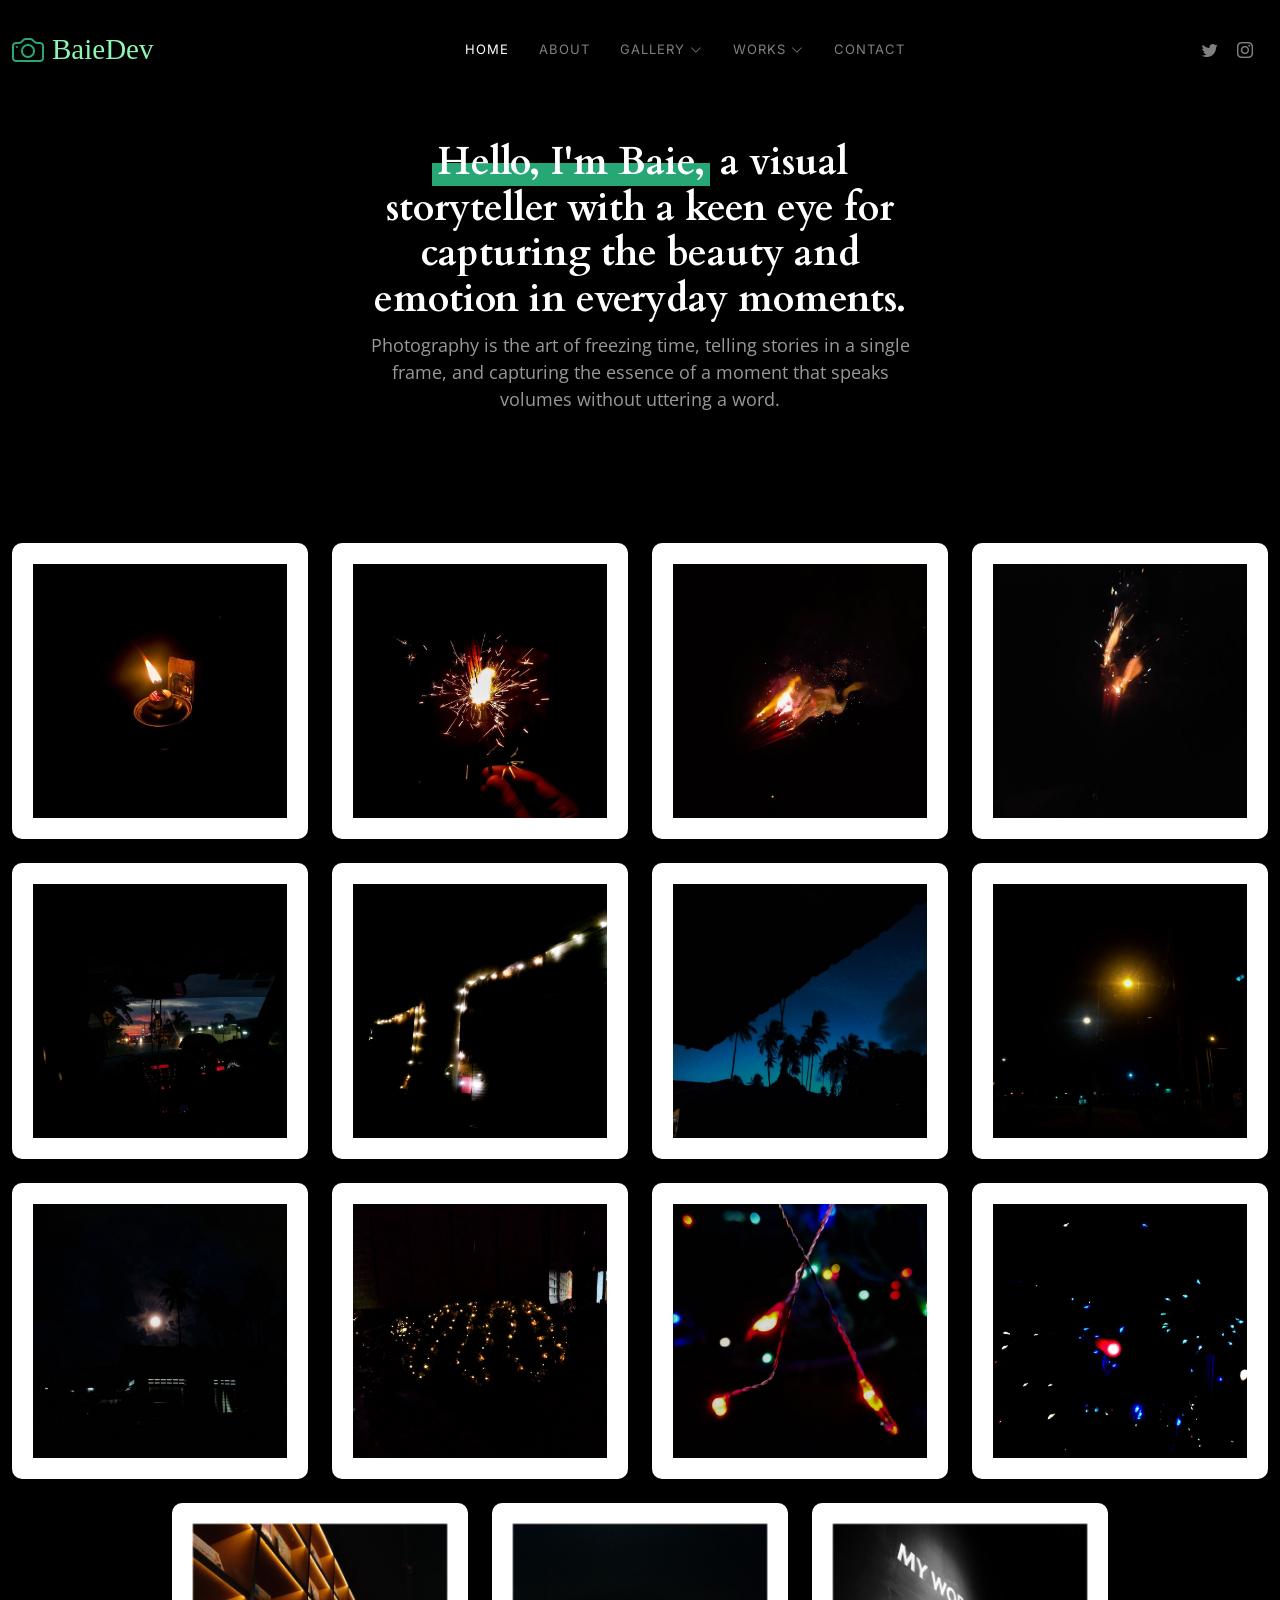
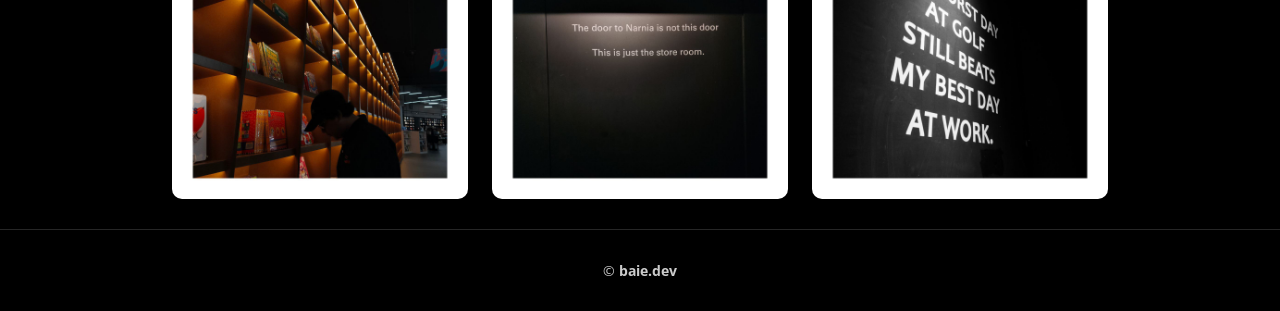
<file: index.html>
<!DOCTYPE html>
<html lang="en">

<head>
	<meta charset="utf-8">
	<meta content="width=device-width, initial-scale=1.0" name="viewport">

	<title>BaieDev - Photographer Portfolio</title>
	<meta content="" name="description">
	<meta content="" name="keywords">

	<!-- Favicons -->
	<link href="assets/img/logo.png" rel="icon">
	<link href="assets/img/logo.png" rel="apple-touch-icon">

	<!-- Google Fonts -->
	<link rel="preconnect" href="https://fonts.googleapis.com">
	<link rel="preconnect" href="https://fonts.gstatic.com" crossorigin>
	<link
		href="https://fonts.googleapis.com/css2?family=Open+Sans:ital,wght@0,300;0,400;0,500;0,600;0,700;1,300;1,400;1,600;1,700&family=Inter:ital,wght@0,300;0,400;0,500;0,600;0,700;1,300;1,400;1,500;1,600;1,700&family=Cardo:ital,wght@0,400;0,700;1,400&display=swap"
		rel="stylesheet">

	<!-- Vendor CSS Files -->
	<link href="assets/vendor/bootstrap/css/bootstrap.min.css" rel="stylesheet">
	<link href="assets/vendor/bootstrap-icons/bootstrap-icons.css" rel="stylesheet">
	<link href="assets/vendor/swiper/swiper-bundle.min.css" rel="stylesheet">
	<link href="assets/vendor/glightbox/css/glightbox.min.css" rel="stylesheet">
	<link href="assets/vendor/aos/aos.css" rel="stylesheet">

	<!-- Template Main CSS File -->
	<link href="assets/css/main.css" rel="stylesheet">

	<!-- =======================================================
  * Template Name: Photofolio
  * Updated: Sep 18 2023 with Bootstrap v5.3.2
  * Template URL: https://bootstrapmade.com/photofolio-bootstrap-photography-website-template/
  * Author: BootstrapMade.com
  * License: https://bootstrapmade.com/license/
  ======================================================== -->
</head>

<body>

	<!-- ======= Header ======= -->
	<header id="header" class="header d-flex align-items-center fixed-top">
		<div class="container-fluid d-flex align-items-center justify-content-between">

			<a href="index.html" class="logo d-flex align-items-center  me-auto me-lg-0">
				<!-- Uncomment the line below if you also wish to use an image logo -->
				<!-- <img src="assets/img/logo.png" alt=""> -->
				<i class="bi bi-camera"></i>
				<h1>BaieDev</h1>
			</a>

			<nav id="navbar" class="navbar">
				<ul>
					<li><a href="index" class="active">Home</a></li>
					<li><a href="about.html">About</a></li>
					<li class="dropdown">
						<a href="#"><span>Gallery</span> <i class="bi bi-chevron-down dropdown-indicator"></i></a>
						<ul>
							<li><a href="long-shot.html">Long Shot</a></li>
							<li><a href="medium-shot.html">Medium Shot</a></li>
							<li><a href="close-up.html">Close Up</a></li>
							<li><a href="high-angle.html">High Angle</a></li>
						</ul>
					</li>
					<li class="dropdown">
						<a href="#"><span>Works</span> <i
								class="bi bi-chevron-down dropdown-indicator"></i></a>
						<ul>
							<li><a href="mutiara-kata.html">Mutiara Kata</a></li>
							<li><a href="defect-pictures.html">Defect Pictures</a></li>
						</ul>
					</li>
					<li><a href="contact.html">Contact</a></li>
				</ul>
			</nav><!-- .navbar -->

			<div class="header-social-links">
				<a href="https://www.twitter.com/baieyo" class="twitter"><i class="bi bi-twitter"></i></a>
				<a href="https://www.instagram.com/baiewy" class="instagram"><i class="bi bi-instagram"></i></a>
				
			</div>
			<i class="mobile-nav-toggle mobile-nav-show bi bi-list"></i>
			<i class="mobile-nav-toggle mobile-nav-hide d-none bi bi-x"></i>

		</div>
	</header><!-- End Header -->

	<!-- ======= Hero Section ======= -->
	<section id="hero" class="hero d-flex flex-column justify-content-center align-items-center" data-aos="fade"
		data-aos-delay="1500">
		<div class="container">
			<div class="row justify-content-center">
				<div class="col-lg-6 text-center">
					<h2> <span>Hello, I'm Baie,</span>
						a visual storyteller with a keen eye for capturing the beauty and emotion in everyday moments.
					</h2>
					<p>Photography is the art of freezing time, telling stories in a single frame, and capturing the
						essence of a
						moment that speaks volumes without uttering a word.</p>

				</div>
			</div>
		</div>
	</section><!-- End Hero Section -->

	<main id="main" data-aos="fade" data-aos-delay="1500">

		<!-- ======= Gallery Section ======= -->
		<section id="gallery" class="gallery">
			<div class="container-fluid">

				<div class="row gy-4 justify-content-center">
					<div class="col-xl-3 col-lg-4 col-md-6">
						<div class="gallery-item h-100">
							<img src="assets/img/gallery/1.jpg" class="img-fluid" alt="">
							<div class="gallery-links d-flex align-items-center justify-content-center">
								<a href="assets/img/gallery/1.jpg" title="Gallery 1" class="glightbox preview-link"><i
										class="bi bi-arrows-angle-expand"></i></a>

							</div>
						</div>
					</div><!-- End Gallery Item -->
					<div class="col-xl-3 col-lg-4 col-md-6">
						<div class="gallery-item h-100">
							<img src="assets/img/gallery/2.jpg" class="img-fluid" alt="">
							<div class="gallery-links d-flex align-items-center justify-content-center">
								<a href="assets/img/gallery/2.jpg" title="Gallery 2" class="glightbox preview-link"><i
										class="bi bi-arrows-angle-expand"></i></a>

							</div>
						</div>
					</div><!-- End Gallery Item -->
					<div class="col-xl-3 col-lg-4 col-md-6">
						<div class="gallery-item h-100">
							<img src="assets/img/gallery/3.jpg" class="img-fluid" alt="">
							<div class="gallery-links d-flex align-items-center justify-content-center">
								<a href="assets/img/gallery/3.jpg" title="Gallery 3" class="glightbox preview-link"><i
										class="bi bi-arrows-angle-expand"></i></a>

							</div>
						</div>
					</div><!-- End Gallery Item -->
					<div class="col-xl-3 col-lg-4 col-md-6">
						<div class="gallery-item h-100">
							<img src="assets/img/gallery/4.jpg" class="img-fluid" alt="">
							<div class="gallery-links d-flex align-items-center justify-content-center">
								<a href="assets/img/gallery/4.jpg" title="Gallery 4" class="glightbox preview-link"><i
										class="bi bi-arrows-angle-expand"></i></a>

							</div>
						</div>
					</div><!-- End Gallery Item -->
					<div class="col-xl-3 col-lg-4 col-md-6">
						<div class="gallery-item h-100">
							<img src="assets/img/gallery/5.jpg" class="img-fluid" alt="">
							<div class="gallery-links d-flex align-items-center justify-content-center">
								<a href="assets/img/gallery/5.jpg" title="Gallery 5" class="glightbox preview-link"><i
										class="bi bi-arrows-angle-expand"></i></a>

							</div>
						</div>
					</div><!-- End Gallery Item -->
					<div class="col-xl-3 col-lg-4 col-md-6">
						<div class="gallery-item h-100">
							<img src="assets/img/gallery/6.jpg" class="img-fluid" alt="">
							<div class="gallery-links d-flex align-items-center justify-content-center">
								<a href="assets/img/gallery/6.jpg" title="Gallery 6" class="glightbox preview-link"><i
										class="bi bi-arrows-angle-expand"></i></a>

							</div>
						</div>
					</div><!-- End Gallery Item -->
					<div class="col-xl-3 col-lg-4 col-md-6">
						<div class="gallery-item h-100">
							<img src="assets/img/gallery/7.jpg" class="img-fluid" alt="">
							<div class="gallery-links d-flex align-items-center justify-content-center">
								<a href="assets/img/gallery/7.jpg" title="Gallery 7" class="glightbox preview-link"><i
										class="bi bi-arrows-angle-expand"></i></a>

							</div>
						</div>
					</div><!-- End Gallery Item -->
					<div class="col-xl-3 col-lg-4 col-md-6">
						<div class="gallery-item h-100">
							<img src="assets/img/gallery/8.jpg" class="img-fluid" alt="">
							<div class="gallery-links d-flex align-items-center justify-content-center">
								<a href="assets/img/gallery/8.jpg" title="Gallery 8" class="glightbox preview-link"><i
										class="bi bi-arrows-angle-expand"></i></a>

							</div>
						</div>
					</div><!-- End Gallery Item -->
					<div class="col-xl-3 col-lg-4 col-md-6">
						<div class="gallery-item h-100">
							<img src="assets/img/gallery/9.jpg" class="img-fluid" alt="">
							<div class="gallery-links d-flex align-items-center justify-content-center">
								<a href="assets/img/gallery/9.jpg" title="Gallery 9" class="glightbox preview-link"><i
										class="bi bi-arrows-angle-expand"></i></a>

							</div>
						</div>
					</div><!-- End Gallery Item -->
					<div class="col-xl-3 col-lg-4 col-md-6">
						<div class="gallery-item h-100">
							<img src="assets/img/gallery/10.jpg" class="img-fluid" alt="">
							<div class="gallery-links d-flex align-items-center justify-content-center">
								<a href="assets/img/gallery/10.jpg" title="Gallery 10" class="glightbox preview-link"><i
										class="bi bi-arrows-angle-expand"></i></a>

							</div>
						</div>
					</div><!-- End Gallery Item -->
					<div class="col-xl-3 col-lg-4 col-md-6">
						<div class="gallery-item h-100">
							<img src="assets/img/gallery/11.jpg" class="img-fluid" alt="">
							<div class="gallery-links d-flex align-items-center justify-content-center">
								<a href="assets/img/gallery/11.jpg" title="Gallery 11" class="glightbox preview-link"><i
										class="bi bi-arrows-angle-expand"></i></a>

							</div>
						</div>
					</div><!-- End Gallery Item -->
					<div class="col-xl-3 col-lg-4 col-md-6">
						<div class="gallery-item h-100">
							<img src="assets/img/gallery/12.jpg" class="img-fluid" alt="">
							<div class="gallery-links d-flex align-items-center justify-content-center">
								<a href="assets/img/gallery/12.jpg" title="Gallery 12" class="glightbox preview-link"><i
										class="bi bi-arrows-angle-expand"></i></a>

							</div>
						</div>
					</div><!-- End Gallery Item -->
					<div class="col-xl-3 col-lg-4 col-md-6">
						<div class="gallery-item h-100">
							<img src="assets/img/gallery/13.jpg" class="img-fluid" alt="">
							<div class="gallery-links d-flex align-items-center justify-content-center">
								<a href="assets/img/gallery/13.jpg" title="Gallery 12" class="glightbox preview-link"><i
										class="bi bi-arrows-angle-expand"></i></a>

							</div>
						</div>
					</div><!-- End Gallery Item -->
					<div class="col-xl-3 col-lg-4 col-md-6">
						<div class="gallery-item h-100">
							<img src="assets/img/gallery/14.jpg" class="img-fluid" alt="">
							<div class="gallery-links d-flex align-items-center justify-content-center">
								<a href="assets/img/gallery/14.jpg" title="Gallery 12" class="glightbox preview-link"><i
										class="bi bi-arrows-angle-expand"></i></a>

							</div>
						</div>
					</div><!-- End Gallery Item -->
					<div class="col-xl-3 col-lg-4 col-md-6">
						<div class="gallery-item h-100">
							<img src="assets/img/gallery/16.jpg" class="img-fluid" alt="">
							<div class="gallery-links d-flex align-items-center justify-content-center">
								<a href="assets/img/gallery/16.jpg" title="Gallery 12" class="glightbox preview-link"><i
										class="bi bi-arrows-angle-expand"></i></a>

							</div>
						</div>
					</div><!-- End Gallery Item -->

				</div>
			</div>
			</div><!-- End Gallery Item -->

			</div>

			</div>
		</section><!-- End Gallery Section -->

	</main><!-- End #main -->

	<!-- ======= Footer ======= -->
	<footer id="footer" class="footer">
		<div class="container">
			<div class="copyright">
				&copy; <strong><span>baie.dev</span></strong>
			</div>
		</div>
	</footer><!-- End Footer -->

	<a href="#" class="scroll-top d-flex align-items-center justify-content-center"><i
			class="bi bi-arrow-up-short"></i></a>

	<div id="preloader">
		<div class="line"></div>
	</div>

	<!-- Vendor JS Files -->
	<script src="assets/vendor/bootstrap/js/bootstrap.bundle.min.js"></script>
	<script src="assets/vendor/swiper/swiper-bundle.min.js"></script>
	<script src="assets/vendor/glightbox/js/glightbox.min.js"></script>
	<script src="assets/vendor/aos/aos.js"></script>
	<script src="assets/vendor/php-email-form/validate.js"></script>

	<!-- Template Main JS File -->
	<script src="assets/js/main.js"></script>

</body>

</html>
</file>
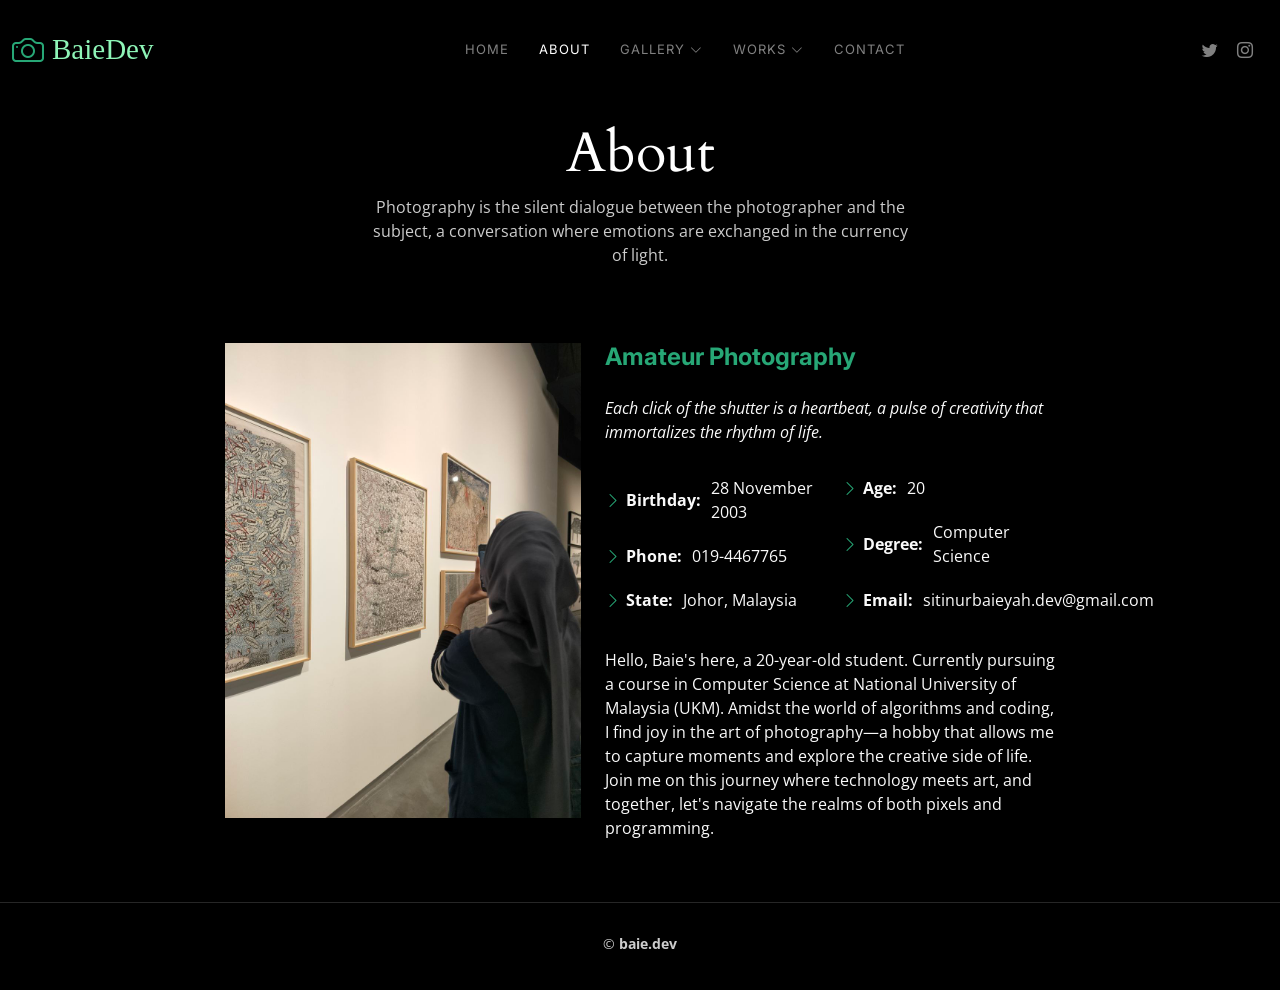
<file: about.html>
<!DOCTYPE html>
<html lang="en">

<head>
	<meta charset="utf-8">
	<meta content="width=device-width, initial-scale=1.0" name="viewport">

	<title>About | BaieDev</title>
	<meta content="" name="description">
	<meta content="" name="keywords">

	<!-- Favicons -->
	<link href="assets/img/logo.png" rel="icon">
	<link href="assets/img/logo.png" rel="apple-touch-icon">

	<!-- Google Fonts -->
	<link rel="preconnect" href="https://fonts.googleapis.com">
	<link rel="preconnect" href="https://fonts.gstatic.com" crossorigin>
	<link
		href="https://fonts.googleapis.com/css2?family=Open+Sans:ital,wght@0,300;0,400;0,500;0,600;0,700;1,300;1,400;1,600;1,700&family=Inter:ital,wght@0,300;0,400;0,500;0,600;0,700;1,300;1,400;1,500;1,600;1,700&family=Cardo:ital,wght@0,400;0,700;1,400&display=swap"
		rel="stylesheet">

	<!-- Vendor CSS Files -->
	<link href="assets/vendor/bootstrap/css/bootstrap.min.css" rel="stylesheet">
	<link href="assets/vendor/bootstrap-icons/bootstrap-icons.css" rel="stylesheet">
	<link href="assets/vendor/swiper/swiper-bundle.min.css" rel="stylesheet">
	<link href="assets/vendor/glightbox/css/glightbox.min.css" rel="stylesheet">
	<link href="assets/vendor/aos/aos.css" rel="stylesheet">

	<!-- Template Main CSS File -->
	<link href="assets/css/main.css" rel="stylesheet">

	<!-- =======================================================
  * Template Name: PhotoFolio
  * Updated: Sep 18 2023 with Bootstrap v5.3.2
  * Template URL: https://bootstrapmade.com/photofolio-bootstrap-photography-website-template/
  * Author: BootstrapMade.com
  * License: https://bootstrapmade.com/license/
  ======================================================== -->
</head>

<body>

	<!-- ======= Header ======= -->
	<header id="header" class="header d-flex align-items-center fixed-top">
		<div class="container-fluid d-flex align-items-center justify-content-between">

			<a href="index.html" class="logo d-flex align-items-center  me-auto me-lg-0">
				<!-- Uncomment the line below if you also wish to use an image logo -->
				<!-- <img src="assets/img/logo.png" alt=""> -->
				<i class="bi bi-camera"></i>
				<h1>BaieDev</h1>
			</a>

			<nav id="navbar" class="navbar">
				<ul>
					<li><a href="index.html">Home</a></li>
					<li><a href="about.html" class="active">About</a></li>
					<li class="dropdown">
						<a href="#"><span>Gallery</span> <i class="bi bi-chevron-down dropdown-indicator"></i></a>
						<ul>
							<li><a href="long-shot.html">Long Shot</a></li>
							<li><a href="medium-shot.html">Medium Shot</a></li>
							<li><a href="close-up.html">Close Up</a></li>
							<li><a href="high-angle.html">High Angle</a></li>
						</ul>
					</li>
					<li class="dropdown">
						<a href="#"><span>Works</span> <i
								class="bi bi-chevron-down dropdown-indicator"></i></a>
						<ul>
							<li><a href="mutiara-kata.html">Mutiara Kata</a></li>
							<li><a href="defect-pictures.html">Defect Pictures</a></li>
						</ul>
					</li>
					<li><a href="contact.html">Contact</a></li>
				</ul>
			</nav><!-- .navbar -->

			<div class="header-social-links">
				<a href="https://www.twitter.com/baieyo" class="twitter"><i class="bi bi-twitter"></i></a>
				<a href="https://www.instagram.com/baiewy" class="instagram"><i class="bi bi-instagram"></i></a>
			</div>
			<i class="mobile-nav-toggle mobile-nav-show bi bi-list"></i>
			<i class="mobile-nav-toggle mobile-nav-hide d-none bi bi-x"></i>

		</div>
	</header><!-- End Header -->

	<main id="main" data-aos="fade" data-aos-delay="1500">

		<!-- ======= End Page Header ======= -->
		<div class="page-header d-flex align-items-center">
			<div class="container position-relative">
				<div class="row d-flex justify-content-center">
					<div class="col-lg-6 text-center">
						<h2>About</h2>
						<p>Photography is the silent dialogue between the photographer and the subject,
							a conversation where emotions are exchanged in the currency of light.</p>

						<!-- <a class="cta-btn" href="contact.html">Available for hire</a> -->

					</div>
				</div>
			</div>
		</div><!-- End Page Header -->

		<!-- ======= About Section ======= -->
		<section id="about" class="about">
			<div class="container">

				<div class="row gy-4 justify-content-center">
					<div class="col-lg-4">
						<img src="assets/img/baru.jpg" class="img-fluid" alt="">
					</div>
					<div class="col-lg-5 content">
						<h2>Amateur Photography</h2>
						<p class="fst-italic py-3">
							Each click of the shutter is a heartbeat, a pulse of creativity that immortalizes the rhythm
							of life.
						</p>
						<div class="row">
							<div class="col-lg-6">
								<ul>
									<li><i class="bi bi-chevron-right"></i> <strong>Birthday:</strong> <span>28 November
											2003</span></li>
									<li><i class="bi bi-chevron-right"></i> <strong>Phone:</strong>
										<span>019-4467765</span></li>
									<li><i class="bi bi-chevron-right"></i> <strong>State:</strong> <span>
											Johor, Malaysia</span></li>
								</ul>
							</div>
							<div class="col-lg-6">
								<ul>
									<li><i class="bi bi-chevron-right"></i> <strong>Age:</strong> <span>20</span></li>
									<li><i class="bi bi-chevron-right"></i> <strong>Degree:</strong> <span>Computer
											Science</span></li>
									<li><i class="bi bi-chevron-right"></i> <strong>Email:</strong>
										<span>sitinurbaieyah.dev@gmail.com</span></li>
									<!-- <li><i class="bi bi-chevron-right"></i> <strong>Freelance:</strong> <span>Available</span></li> -->
								</ul>
							</div>
						</div>
						<p class="py-3">
							Hello, Baie's here, a 20-year-old student. Currently
							pursuing a course in Computer Science at National University of Malaysia (UKM).
							Amidst the world of algorithms and coding, I find joy in the art of photography—a hobby that
							allows me to capture moments and explore the creative side of life.
							Join me on this journey where technology meets art, and together, let's navigate the realms
							of both pixels and programming.

						</p>
						<p class="m-0">
							<!-- Recusandae est praesentium consequatur eos voluptatem. Vitae dolores aliquam itaque odio nihil. Neque ut neque ut quae voluptas. Maxime corporis aut ut ipsum consequatur. Repudiandae sunt sequi minus qui et. Doloribus molestiae officiis.
              Soluta eligendi fugiat omnis enim. Numquam alias sint possimus eveniet ad. Ratione in earum eum magni totam. -->
						</p>
					</div>
				</div>

			</div>
		</section><!-- End About Section -->

		<!-- ======= Testimonials Section ======= -->
		<!-- <section id="testimonials" class="testimonials">
      <div class="container">

        <div class="section-header">
          <h2>Testimonials</h2>
          <p>What they are saying</p>
        </div>

        <div class="slides-3 swiper">
          <div class="swiper-wrapper">

            <div class="swiper-slide">
              <div class="testimonial-item">
                <div class="stars">
                  <i class="bi bi-star-fill"></i><i class="bi bi-star-fill"></i><i class="bi bi-star-fill"></i><i class="bi bi-star-fill"></i><i class="bi bi-star-fill"></i>
                </div>
                <p>
                  Proin iaculis purus consequat sem cure digni ssim donec porttitora entum suscipit rhoncus. Accusantium quam, ultricies eget id, aliquam eget nibh et. Maecen aliquam, risus at semper.
                </p>
                <div class="profile mt-auto">
                  <img src="assets/img/testimonials/testimonials-1.jpg" class="testimonial-img" alt="">
                  <h3>Saul Goodman</h3>
                  <h4>Ceo &amp; Founder</h4>
                </div>
              </div>
            </div><!-- End testimonial item -->

		<!-- / -->

	</main><!-- End #main -->

	<!-- ======= Footer ======= -->
	<footer id="footer" class="footer">
		<div class="container">
			<div class="copyright">
				&copy;<strong><span> baie.dev</span></strong>
			</div>
			<div class="credits">
				<!-- All the links in the footer should remain intact. -->
				<!-- You can delete the links only if you purchased the pro version. -->
				<!-- Licensing information: https://bootstrapmade.com/license/ -->
				<!-- Purchase the pro version with working PHP/AJAX contact form: https://bootstrapmade.com/photofolio-bootstrap-photography-website-template/ -->
				<!-- Designed by <a href="https://bootstrapmade.com/">BootstrapMade</a> -->
			</div>
		</div>
	</footer><!-- End Footer -->

	<a href="#" class="scroll-top d-flex align-items-center justify-content-center"><i
			class="bi bi-arrow-up-short"></i></a>

	<div id="preloader">
		<div class="line"></div>
	</div>

	<!-- Vendor JS Files -->
	<script src="assets/vendor/bootstrap/js/bootstrap.bundle.min.js"></script>
	<script src="assets/vendor/swiper/swiper-bundle.min.js"></script>
	<script src="assets/vendor/glightbox/js/glightbox.min.js"></script>
	<script src="assets/vendor/aos/aos.js"></script>
	<script src="assets/vendor/php-email-form/validate.js"></script>

	<!-- Template Main JS File -->
	<script src="assets/js/main.js"></script>

</body>

</html>
</file>
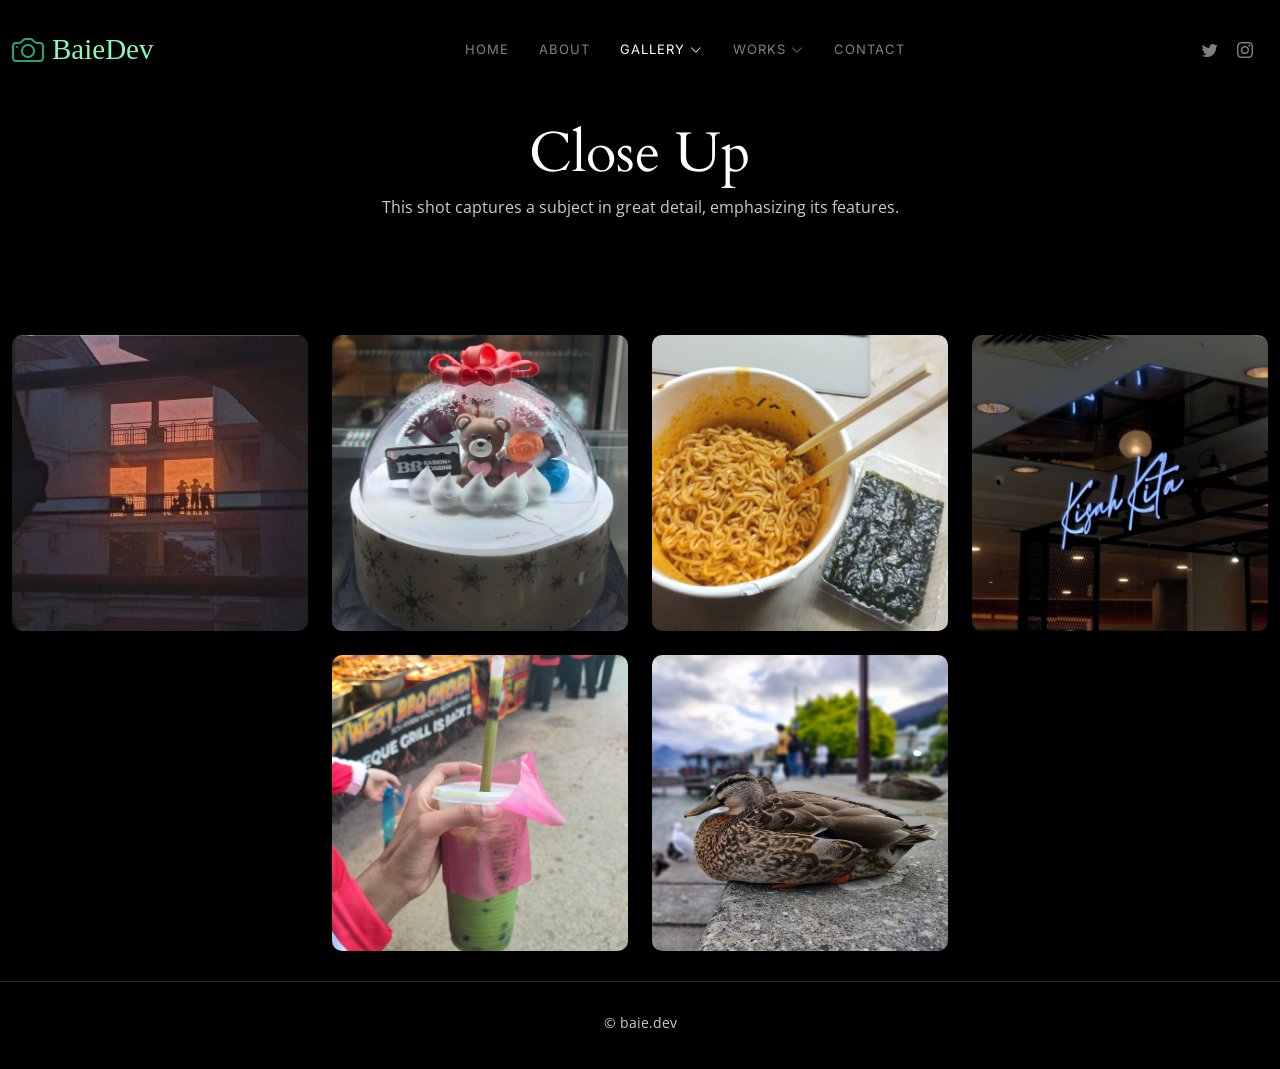
<file: close-up.html>
<!DOCTYPE html>
<html lang="en">

<head>
	<meta charset="utf-8">
	<meta content="width=device-width, initial-scale=1.0" name="viewport">

	<title>Close Up | BaieDev</title>
	<meta content="" name="description">
	<meta content="" name="keywords">

	<!-- Favicons -->
	<link href="assets/img/logo.png" rel="icon">
	<link href="assets/img/logo.png" rel="apple-touch-icon">

	<!-- Google Fonts -->
	<link rel="preconnect" href="https://fonts.googleapis.com">
	<link rel="preconnect" href="https://fonts.gstatic.com" crossorigin>
	<link
		href="https://fonts.googleapis.com/css2?family=Open+Sans:ital,wght@0,300;0,400;0,500;0,600;0,700;1,300;1,400;1,600;1,700&family=Inter:ital,wght@0,300;0,400;0,500;0,600;0,700;1,300;1,400;1,500;1,600;1,700&family=Cardo:ital,wght@0,400;0,700;1,400&display=swap"
		rel="stylesheet">

	<!-- Vendor CSS Files -->
	<link href="assets/vendor/bootstrap/css/bootstrap.min.css" rel="stylesheet">
	<link href="assets/vendor/bootstrap-icons/bootstrap-icons.css" rel="stylesheet">
	<link href="assets/vendor/swiper/swiper-bundle.min.css" rel="stylesheet">
	<link href="assets/vendor/glightbox/css/glightbox.min.css" rel="stylesheet">
	<link href="assets/vendor/aos/aos.css" rel="stylesheet">

	<!-- Template Main CSS File -->
	<link href="assets/css/main.css" rel="stylesheet">

	<!-- =======================================================
  * Template Name: PhotoFolio
  * Updated: Sep 18 2023 with Bootstrap v5.3.2
  * Template URL: https://bootstrapmade.com/photofolio-bootstrap-photography-website-template/
  * Author: BootstrapMade.com
  * License: https://bootstrapmade.com/license/
  ======================================================== -->
</head>

<body>

	<!-- ======= Header ======= -->
	<header id="header" class="header d-flex align-items-center fixed-top">
		<div class="container-fluid d-flex align-items-center justify-content-between">

			<a href="index.html" class="logo d-flex align-items-center  me-auto me-lg-0">
				<!-- Uncomment the line below if you also wish to use an image logo -->
				<!-- <img src="assets/img/logo.png" alt=""> -->
				<i class="bi bi-camera"></i>
				<h1>BaieDev</h1>
			</a>

			<nav id="navbar" class="navbar">
				<ul>
					<li><a href="index.html">Home</a></li>
					<li><a href="about.html">About</a></li>
					<li class="dropdown">
						<a href="#" class="active"><span>Gallery</span> <i class="bi bi-chevron-down dropdown-indicator"></i></a>
						<ul>
							<li><a href="long-shot.html">Long Shot</a></li>
							<li><a href="medium-shot.html">Medium Shot</a></li>
							<li><a href="close-up.html" class="active">Close Up</a></li>
							<li><a href="high-angle.html">High Angle</a></li>
						</ul>
					</li>
					<li class="dropdown">
						<a href="#"><span>Works</span> <i
								class="bi bi-chevron-down dropdown-indicator"></i></a>
						<ul>
							<li><a href="mutiara-kata.html">Mutiara Kata</a></li>
							<li><a href="defect-pictures.html">Defect Pictures</a></li>
						</ul>
					</li>
					<li><a href="contact.html">Contact</a></li>
				</ul>
			</nav><!-- .navbar -->

			<div class="header-social-links">
				<a href="https://www.twitter.com/baieyo" class="twitter"><i class="bi bi-twitter"></i></a>
				<a href="https://www.instagram.com/baiewy" class="instagram"><i class="bi bi-instagram"></i></a>
			</div>
			<i class="mobile-nav-toggle mobile-nav-show bi bi-list"></i>
			<i class="mobile-nav-toggle mobile-nav-hide d-none bi bi-x"></i>

		</div>
	</header><!-- End Header -->

	<main id="main" data-aos="fade" data-aos-delay="1500">

		<!-- ======= End Page Header ======= -->
		<div class="page-header d-flex align-items-center">
			<div class="container position-relative">
				<div class="row d-flex justify-content-center">
					<div class="col-lg-6 text-center">
						<h2>Close Up</h2>
						<p> This shot captures a subject in great detail, emphasizing its features. </p>

						<!-- <a class="cta-btn" href="contact.html">Available for hire</a> -->

					</div>
				</div>
			</div>
		</div><!-- End Page Header -->

		<!-- ======= Gallery Section ======= -->
		<section id="gallery" class="gallery">
			<div class="container-fluid">

				<div class="row gy-4 justify-content-center">
					<div class="col-xl-3 col-lg-4 col-md-6">
						<div class="gallery-item h-100">
							<img src="assets/img/gallery/42.jpg" class="img-fluid" alt="">
							<div class="gallery-links d-flex align-items-center justify-content-center">
								<a href="assets/img/gallery/42.jpg" title="Gallery 1"
									class="glightbox preview-link"><i class="bi bi-arrows-angle-expand"></i></a>
							</div>
						</div>
					</div><!-- End Gallery Item -->
					<div class="col-xl-3 col-lg-4 col-md-6">
						<div class="gallery-item h-100">
							<img src="assets/img/gallery/43.jpg" class="img-fluid" alt="">
							<div class="gallery-links d-flex align-items-center justify-content-center">
								<a href="assets/img/gallery/43.jpg" title="Gallery 2"
									class="glightbox preview-link"><i class="bi bi-arrows-angle-expand"></i></a>
							</div>
						</div>
					</div><!-- End Gallery Item -->
					<div class="col-xl-3 col-lg-4 col-md-6">
						<div class="gallery-item h-100">
							<img src="assets/img/gallery/44.jpg" class="img-fluid" alt="">
							<div class="gallery-links d-flex align-items-center justify-content-center">
								<a href="assets/img/gallery/44.jpg" title="Gallery 3"
									class="glightbox preview-link"><i class="bi bi-arrows-angle-expand"></i></a>
							</div>
						</div>
					</div><!-- End Gallery Item -->
					<div class="col-xl-3 col-lg-4 col-md-6">
						<div class="gallery-item h-100">
							<img src="assets/img/gallery/45.jpg" class="img-fluid" alt="">
							<div class="gallery-links d-flex align-items-center justify-content-center">
								<a href="assets/img/gallery/45.jpg" title="Gallery 4"
									class="glightbox preview-link"><i class="bi bi-arrows-angle-expand"></i></a>
							</div>
						</div>
					</div><!-- End Gallery Item -->
					<div class="col-xl-3 col-lg-4 col-md-6">
						<div class="gallery-item h-100">
							<img src="assets/img/gallery/46.jpg" class="img-fluid" alt="">
							<div class="gallery-links d-flex align-items-center justify-content-center">
								<a href="assets/img/gallery/46.jpg" title="Gallery 5"
									class="glightbox preview-link"><i class="bi bi-arrows-angle-expand"></i></a>
							</div>
						</div>
					</div><!-- End Gallery Item -->
					<div class="col-xl-3 col-lg-4 col-md-6">
						<div class="gallery-item h-100">
							<img src="assets/img/gallery/47.jpg" class="img-fluid" alt="">
							<div class="gallery-links d-flex align-items-center justify-content-center">
								<a href="assets/img/gallery/47.jpg" title="Gallery 6"
									class="glightbox preview-link"><i class="bi bi-arrows-angle-expand"></i></a>
							</div>
						</div>
					</div><!-- End Gallery Item -->
					

				</div>

			</div>
		</section><!-- End Gallery Section -->

	</main><!-- End #main -->

	<!-- ======= Footer ======= -->
	<footer id="footer" class="footer">
		<div class="container">
			<div class="copyright">
				&copy; baie.dev <strong><span></span></strong>
			</div>
			<div class="credits">
				<!-- All the links in the footer should remain intact. -->
				<!-- You can delete the links only if you purchased the pro version. -->
				<!-- Licensing information: https://bootstrapmade.com/license/ -->
				<!-- Purchase the pro version with working PHP/AJAX contact form: https://bootstrapmade.com/photofolio-bootstrap-photography-website-template/ -->
				<!-- Designed by <a href="https://bootstrapmade.com/">BootstrapMade</a> -->
			</div>
		</div>
	</footer><!-- End Footer -->

	<a href="#" class="scroll-top d-flex align-items-center justify-content-center"><i
			class="bi bi-arrow-up-short"></i></a>

	<div id="preloader">
		<div class="line"></div>
	</div>

	<!-- Vendor JS Files -->
	<script src="assets/vendor/bootstrap/js/bootstrap.bundle.min.js"></script>
	<script src="assets/vendor/swiper/swiper-bundle.min.js"></script>
	<script src="assets/vendor/glightbox/js/glightbox.min.js"></script>
	<script src="assets/vendor/aos/aos.js"></script>
	<script src="assets/vendor/php-email-form/validate.js"></script>

	<!-- Template Main JS File -->
	<script src="assets/js/main.js"></script>

</body>

</html>
</file>
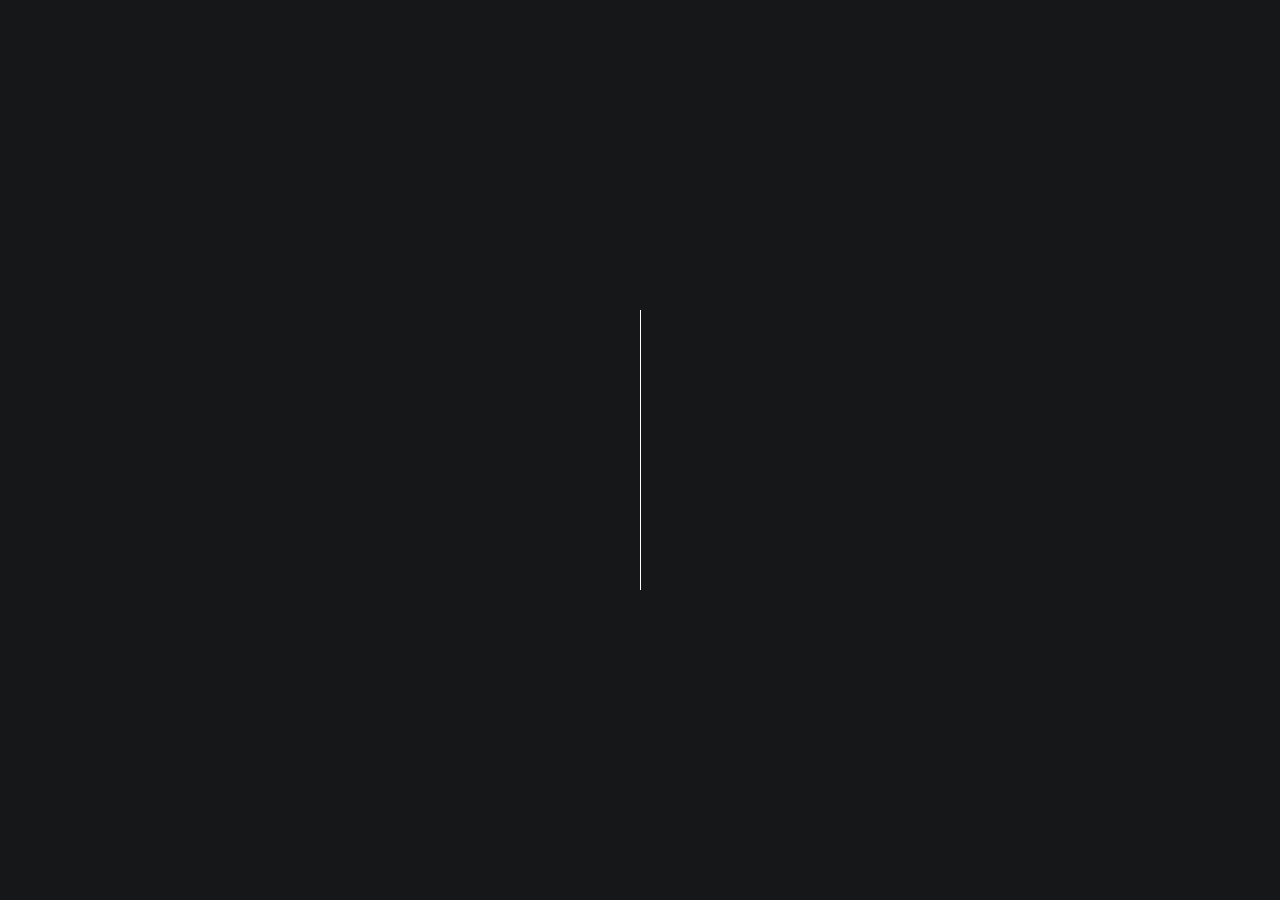
<file: contact.html>
<!DOCTYPE html>
<html lang="en">

<head>
    <meta charset="utf-8">
    <meta content="width=device-width, initial-scale=1.0" name="viewport">

    <title>Contact | BaieDev</title>
    <meta content="" name="description">
    <meta content="" name="keywords">

    <!-- Favicons -->
    <link href="assets/img/logo.png" rel="icon">
	<link href="assets/img/logo.png" rel="apple-touch-icon">

    <!-- Google Fonts -->
    <link rel="preconnect" href="https://fonts.googleapis.com">
    <link rel="preconnect" href="https://fonts.gstatic.com" crossorigin>
    <link
        href="https://fonts.googleapis.com/css2?family=Open+Sans:ital,wght@0,300;0,400;0,500;0,600;0,700;1,300;1,400;1,600;1,700&family=Inter:ital,wght@0,300;0,400;0,500;0,600;0,700;1,300;1,400;1,500;1,600;1,700&family=Cardo:ital,wght@0,400;0,700;1,400&display=swap"
        rel="stylesheet">

    <!-- Vendor CSS Files -->
    <link href="assets/vendor/bootstrap/css/bootstrap.min.css" rel="stylesheet">
    <link href="assets/vendor/bootstrap-icons/bootstrap-icons.css" rel="stylesheet">
    <link href="assets/vendor/swiper/swiper-bundle.min.css" rel="stylesheet">
    <link href="assets/vendor/glightbox/css/glightbox.min.css" rel="stylesheet">
    <link href="assets/vendor/aos/aos.css" rel="stylesheet">

    <!-- Template Main CSS File -->
    <link href="assets/css/main.css" rel="stylesheet">

    <!-- =======================================================
  * Template Name: PhotoFolio
  * Updated: Sep 18 2023 with Bootstrap v5.3.2
  * Template URL: https://bootstrapmade.com/photofolio-bootstrap-photography-website-template/
  * Author: BootstrapMade.com
  * License: https://bootstrapmade.com/license/
  ======================================================== -->
</head>

<body>

    <!-- ======= Header ======= -->
    <header id="header" class="header d-flex align-items-center fixed-top">
        <div class="container-fluid d-flex align-items-center justify-content-between">

            <a href="index.html" class="logo d-flex align-items-center  me-auto me-lg-0">
                <!-- Uncomment the line below if you also wish to use an image logo -->
                <!-- <img src="assets/img/logo.png" alt=""> -->
                <i class="bi bi-camera"></i>
                <h1>BaieDev</h1>
            </a>

            <nav id="navbar" class="navbar">
                <ul>
                    <li><a href="index.html">Home</a></li>
                    <li><a href="about.html">About</a></li>
                    <li class="dropdown">
                        <a href="#"><span>Gallery</span> <i class="bi bi-chevron-down dropdown-indicator"></i></a>
                        <ul>
                            <li><a href="long-shot.html">Long Shot</a></li>
                            <li><a href="medium-shot.html">Medium Shot</a></li>
                            <li><a href="close-up.html">Close Up</a></li>
                            <li><a href="high-angle.html">High Angle</a></li>
                        </ul>
                    </li>
                    <li class="dropdown">
                        <a href="#"><span>Works</span> <i class="bi bi-chevron-down dropdown-indicator"></i></a>
                        <ul>
                            <li><a href="mutiara-kata.html">Mutiara Kata</a></li>
                            <li><a href="defect-pictures.html">Defect Pictures</a></li>
                        </ul>
                    </li>
                    <li><a href="contact.html" class="active">Contact</a></li>
                </ul>
            </nav><!-- .navbar -->

            <div class="header-social-links">
                <a href="https://www.twitter.com/baieyo" class="twitter"><i class="bi bi-twitter"></i></a>
				<a href="https://www.instagram.com/baiewy" class="instagram"><i class="bi bi-instagram"></i></a>
            </div>
            <i class="mobile-nav-toggle mobile-nav-show bi bi-list"></i>
            <i class="mobile-nav-toggle mobile-nav-hide d-none bi bi-x"></i>

        </div>
    </header><!-- End Header -->

    <main id="main" data-aos="fade" data-aos-delay="1500">

        <!-- ======= End Page Header ======= -->
        <div class="page-header d-flex align-items-center">
            <div class="container position-relative">
                <div class="row d-flex justify-content-center">
                    <div class="col-lg-6 text-center">
                        <h2>Contact</h2>
                        <p>Feel free to get in touch. I welcome inquiries, collaborations, and conversations. You can
                            reach me at the following:
                    </div>
                </div>
            </div>
        </div><!-- End Page Header -->

        <!-- ======= Contact Section ======= -->
        <section id="contact" class="contact">
            <div class="container">

                <div class="row gy-4 justify-content-center">

                    <div class="col-lg-3">
                        <div class="info-item d-flex">
                            <i class="bi bi-geo-alt flex-shrink-0"></i>
                            <div>
                                <h4>Location:</h4>
                                <p>National University of Malaysia, Bangi</p>
                            </div>
                        </div>
                    </div><!-- End Info Item -->

                    <div class="col-lg-3">
                        <div class="info-item d-flex">
                            <i class="bi bi-envelope flex-shrink-0"></i>
                            <div>
                                <h4>Email:</h4>
                                <p>sitinurbaieyah.dev@gmail.com</p>
                            </div>
                        </div>
                    </div><!-- End Info Item -->

                    <div class="col-lg-3">
                        <div class="info-item d-flex">
                            <i class="bi bi-phone flex-shrink-0"></i>
                            <div>
                                <h4>Call:</h4>
                                <p>019-4467765</p>
                            </div>
                        </div>
                    </div><!-- End Info Item -->

                </div>

                <div class="row justify-content-center mt-4">

                    <div class="col-lg-9">
                        <form action="forms/contact.php" method="post" role="form" class="php-email-form">
                            <div class="row">
                                <div class="col-md-6 form-group">
                                    <input type="text" name="name" class="form-control" id="name"
                                        placeholder="Your Name" required>
                                </div>
                                <div class="col-md-6 form-group mt-3 mt-md-0">
                                    <input type="email" class="form-control" name="email" id="email"
                                        placeholder="Your Email" required>
                                </div>
                            </div>
                            <div class="form-group mt-3">
                                <input type="text" class="form-control" name="subject" id="subject"
                                    placeholder="Subject" required>
                            </div>
                            <div class="form-group mt-3">
                                <textarea class="form-control" name="message" rows="5" placeholder="Message"
                                    required></textarea>
                            </div>
                            <div class="my-3">
                                <div class="loading">Loading</div>
                                <div class="error-message"></div>
                                <div class="sent-message">Your message has been sent. Thank you!</div>
                            </div>
                            <div class="text-center"><button type="submit">Send Message</button></div>
                        </form>
                    </div><!-- End Contact Form -->

                </div>

            </div>
        </section><!-- End Contact Section -->

    </main><!-- End #main -->

    <!-- ======= Footer ======= -->
    <footer id="footer" class="footer">
		<div class="container">
			<div class="copyright">
				&copy;<strong><span> baie.dev</span></strong>
			</div>
            <div class="credits">
                <!-- All the links in the footer should remain intact. -->
                <!-- You can delete the links only if you purchased the pro version. -->
                <!-- Licensing information: https://bootstrapmade.com/license/ -->
                <!-- Purchase the pro version with working PHP/AJAX contact form: https://bootstrapmade.com/photofolio-bootstrap-photography-website-template/ -->
                <!-- Designed by <a href="https://bootstrapmade.com/">BootstrapMade</a> -->
            </div>
        </div>
    </footer><!-- End Footer -->

    <a href="#" class="scroll-top d-flex align-items-center justify-content-center"><i
            class="bi bi-arrow-up-short"></i></a>

    <div id="preloader">
        <div class="line"></div>
    </div>

    <!-- Vendor JS Files -->
    <script src="assets/vendor/bootstrap/js/bootstrap.bundle.min.js"></script>
    <script src="assets/vendor/swiper/swiper-bundle.min.js"></script>
    <script src="assets/vendor/glightbox/js/glightbox.min.js"></script>
    <script src="assets/vendor/aos/aos.js"></script>
    <script src="assets/vendor/php-email-form/validate.js"></script>

    <!-- Template Main JS File -->
    <script src="assets/js/main.js"></script>

</body>

</html>
</file>
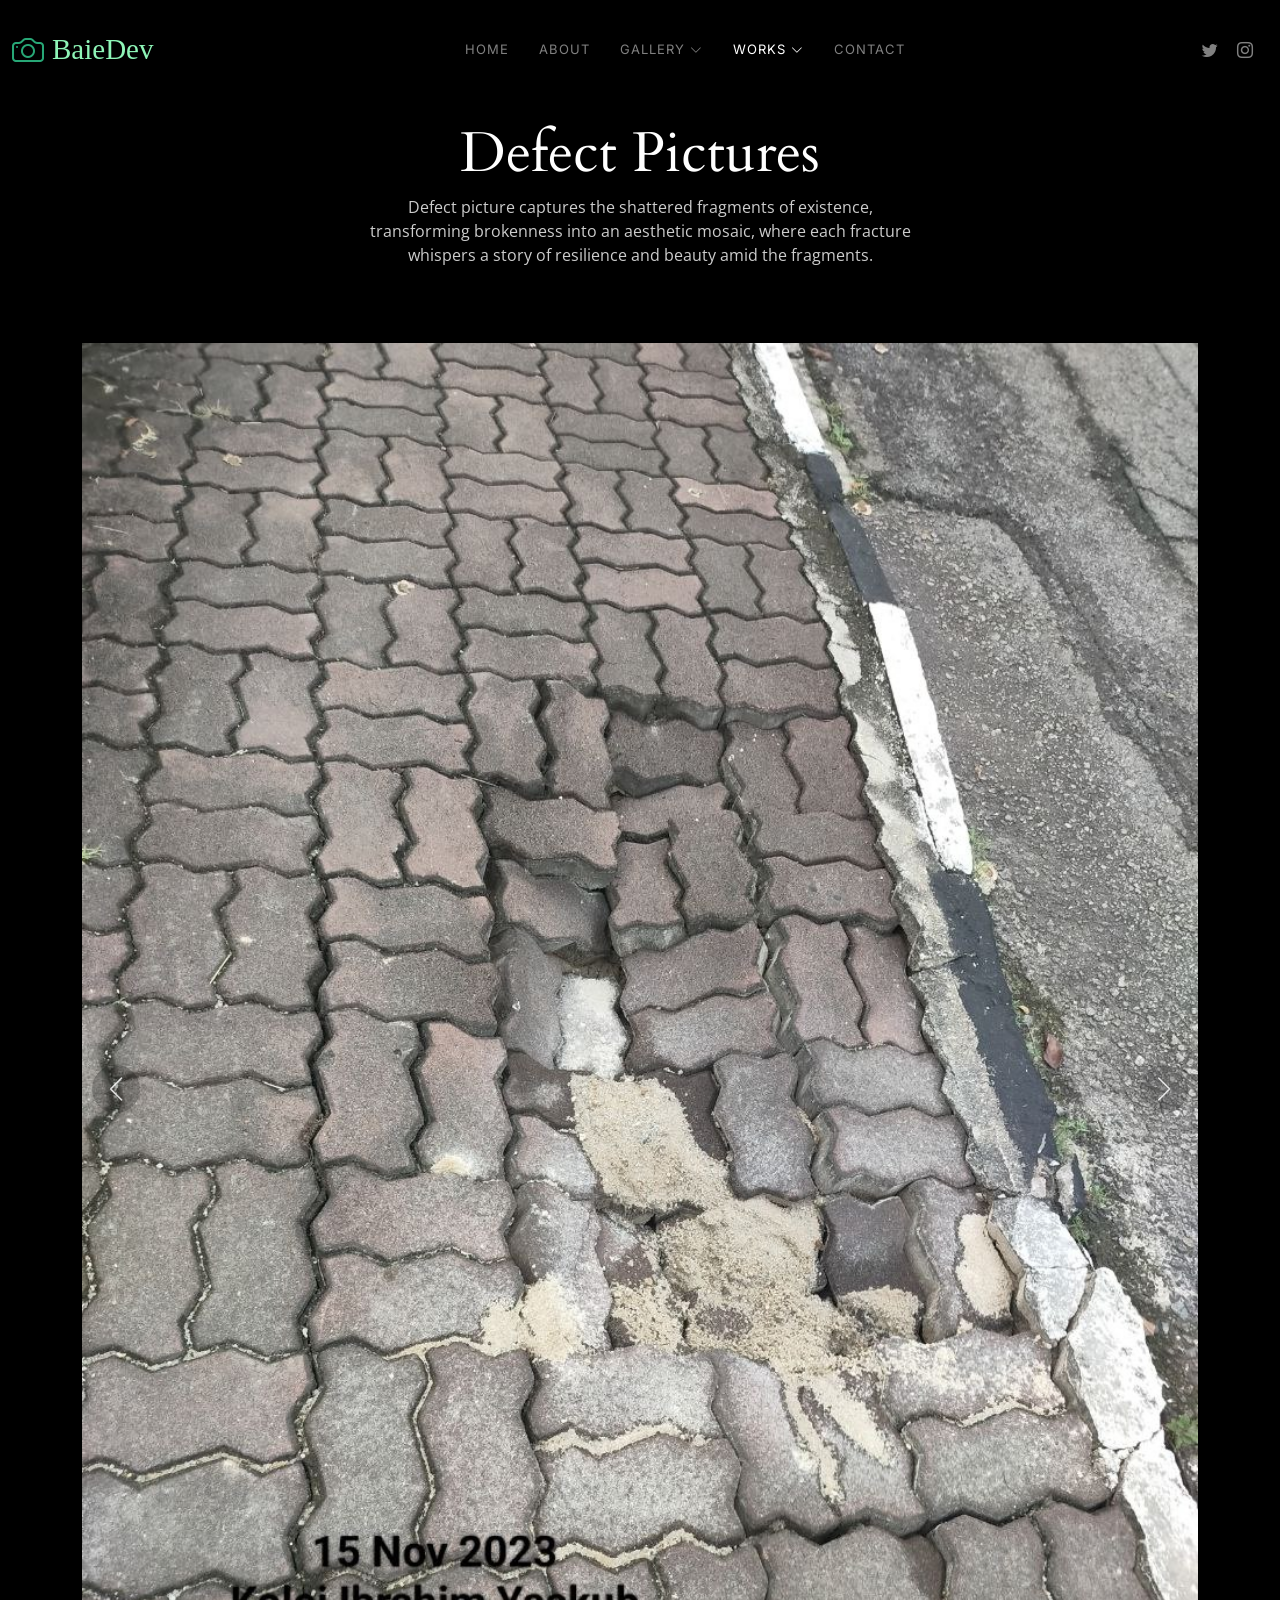
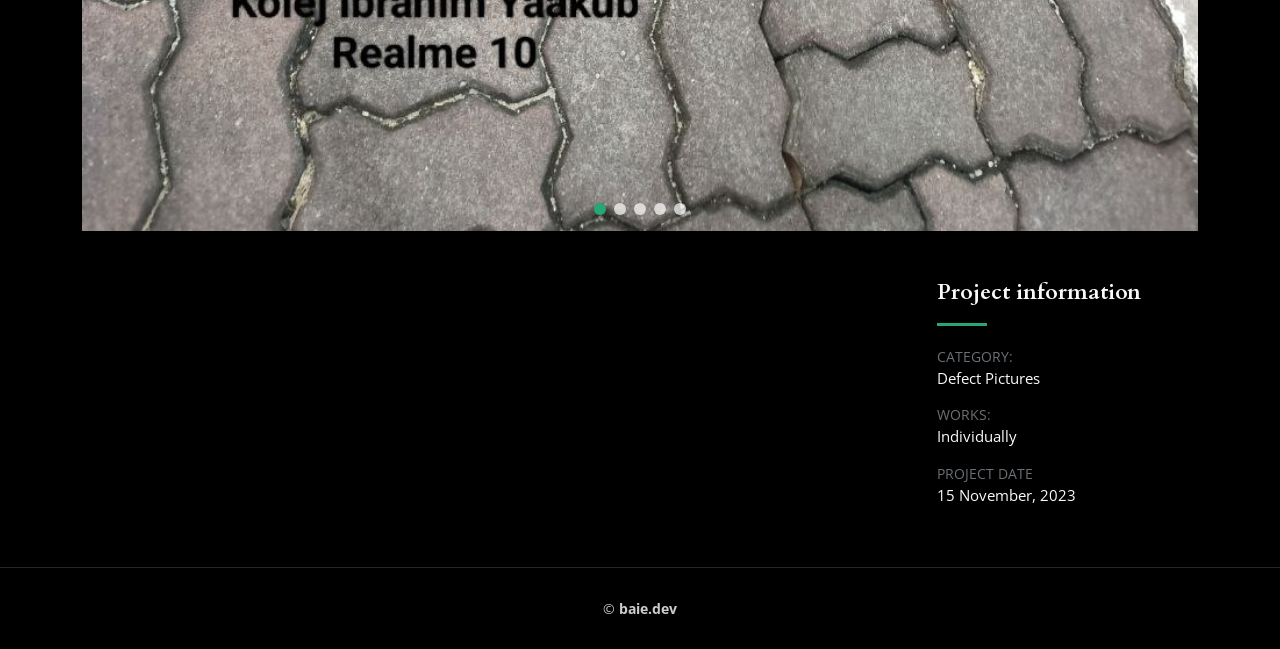
<file: defect-pictures.html>
<!DOCTYPE html>
<html lang="en">

<head>
	<meta charset="utf-8">
	<meta content="width=device-width, initial-scale=1.0" name="viewport">

	<title>Works | BaieDev</title>
	<meta content="" name="description">
	<meta content="" name="keywords">

	<!-- Favicons -->
	<link href="assets/img/logo.png" rel="icon">
	<link href="assets/img/logo.png" rel="apple-touch-icon">

	<!-- Google Fonts -->
	<link rel="preconnect" href="https://fonts.googleapis.com">
	<link rel="preconnect" href="https://fonts.gstatic.com" crossorigin>
	<link
		href="https://fonts.googleapis.com/css2?family=Open+Sans:ital,wght@0,300;0,400;0,500;0,600;0,700;1,300;1,400;1,600;1,700&family=Inter:ital,wght@0,300;0,400;0,500;0,600;0,700;1,300;1,400;1,500;1,600;1,700&family=Cardo:ital,wght@0,400;0,700;1,400&display=swap"
		rel="stylesheet">

	<!-- Vendor CSS Files -->
	<link href="assets/vendor/bootstrap/css/bootstrap.min.css" rel="stylesheet">
	<link href="assets/vendor/bootstrap-icons/bootstrap-icons.css" rel="stylesheet">
	<link href="assets/vendor/swiper/swiper-bundle.min.css" rel="stylesheet">
	<link href="assets/vendor/glightbox/css/glightbox.min.css" rel="stylesheet">
	<link href="assets/vendor/aos/aos.css" rel="stylesheet">

	<!-- Template Main CSS File -->
	<link href="assets/css/main.css" rel="stylesheet">

	<!-- =======================================================
  * Template Name: PhotoFolio
  * Updated: Sep 18 2023 with Bootstrap v5.3.2
  * Template URL: https://bootstrapmade.com/photofolio-bootstrap-photography-website-template/
  * Author: BootstrapMade.com
  * License: https://bootstrapmade.com/license/
  ======================================================== -->
</head>

<body>

	<!-- ======= Header ======= -->
	<header id="header" class="header d-flex align-items-center fixed-top">
		<div class="container-fluid d-flex align-items-center justify-content-between">

			<a href="index.html" class="logo d-flex align-items-center  me-auto me-lg-0">
				<!-- Uncomment the line below if you also wish to use an image logo -->
				<!-- <img src="assets/img/logo.png" alt=""> -->
				<i class="bi bi-camera"></i>
				<h1>BaieDev</h1>
			</a>

			<nav id="navbar" class="navbar">
				<ul>
					<li><a href="index.html">Home</a></li>
					<li><a href="about.html">About</a></li>
					<li class="dropdown">
						<a href="#"><span>Gallery</span> <i class="bi bi-chevron-down dropdown-indicator"></i></a>
						<ul>
							<li><a href="long-shot.html">Long Shot</a></li>
							<li><a href="medium-shot.html">Medium Shot</a></li>
							<li><a href="close-up.html">Close Up</a></li>
							<li><a href="high-angle.html">High Angle</a></li>
						</ul>
					</li>
					<li class="dropdown">
						<a href="#" class="active"><span>Works</span> <i class="bi bi-chevron-down dropdown-indicator"></i></a>
						<ul>
							<li><a href="mutiara-kata.html">Mutiara Kata</a></li>
							<li><a href="defect-pictures.html" class="active">Defect Pictures</a></li>
						</ul>
					</li>
					<li><a href="contact.html">Contact</a></li>
				</ul>
			</nav><!-- .navbar -->

			<div class="header-social-links">
				<a href="https://www.twitter.com/baieyo" class="twitter"><i class="bi bi-twitter"></i></a>
				<a href="https://www.instagram.com/baiewy" class="instagram"><i class="bi bi-instagram"></i></a>
				
			</div>
			<i class="mobile-nav-toggle mobile-nav-show bi bi-list"></i>
			<i class="mobile-nav-toggle mobile-nav-hide d-none bi bi-x"></i>

		</div>
	</header><!-- End Header -->

	<main id="main" data-aos="fade" data-aos-delay="1500">

		<!-- ======= End Page Header ======= -->
		<div class="page-header d-flex align-items-center">
			<div class="container position-relative">
				<div class="row d-flex justify-content-center">
					<div class="col-lg-6 text-center">
						<h2>Defect Pictures</h2>
						<p>Defect picture captures the shattered fragments of existence,
						 transforming brokenness into an aesthetic mosaic, where each fracture whispers a story of resilience and beauty amid the fragments.</p>

						

					</div>
				</div>
			</div>
		</div><!-- End Page Header -->

		<!-- ======= Gallery Single Section ======= -->
		<section id="gallery-single" class="gallery-single">
			<div class="container">

				<div class="position-relative h-100">
					<div class="slides-1 portfolio-details-slider swiper">
						<div class="swiper-wrapper align-items-center">

							<div class="swiper-slide">
								<img src="assets/img/gallery/82.jpg" alt="">
							</div>
							<div class="swiper-slide">
								<img src="assets/img/gallery/83.jpg" alt="">
							</div>
							<div class="swiper-slide">
								<img src="assets/img/gallery/84.jpg" alt="">
							</div>
							<div class="swiper-slide">
								<img src="assets/img/gallery/85.jpg" alt="">
							</div>
							<div class="swiper-slide">
								<img src="assets/img/gallery/86.jpg" alt="">
							</div>
							

						</div>
						<div class="swiper-pagination"></div>
					</div>
					<div class="swiper-button-prev"></div>
					<div class="swiper-button-next"></div>

				</div>

				<div class="row justify-content-between gy-4 mt-4">

					<div class="col-lg-8">
						
					</div>

					<div class="col-lg-3">
						<div class="portfolio-info">
							<h3>Project information</h3>
							<ul>
								<li><strong>Category:</strong> <span>Defect Pictures</span></li>
								<li><strong>Works:</strong> <span>Individually</span></li>
								<li><strong>Project date</strong> <span>15 November, 2023</span></li>
								
							</ul>
						</div>
					</div>

				</div>

			</div>
		</section><!-- End Gallery Single Section -->

	</main><!-- End #main -->

	<!-- ======= Footer ======= -->
	<footer id="footer" class="footer">
		<div class="container">
			<div class="copyright">
				&copy; <strong><span>baie.dev</span></strong>
			</div>
		</div>
	</footer><!-- End Footer -->

	<a href="#" class="scroll-top d-flex align-items-center justify-content-center"><i
			class="bi bi-arrow-up-short"></i></a>

	<div id="preloader">
		<div class="line"></div>
	</div>

	<!-- Vendor JS Files -->
	<script src="assets/vendor/bootstrap/js/bootstrap.bundle.min.js"></script>
	<script src="assets/vendor/swiper/swiper-bundle.min.js"></script>
	<script src="assets/vendor/glightbox/js/glightbox.min.js"></script>
	<script src="assets/vendor/aos/aos.js"></script>
	<script src="assets/vendor/php-email-form/validate.js"></script>

	<!-- Template Main JS File -->
	<script src="assets/js/main.js"></script>

</body>

</html>
</file>
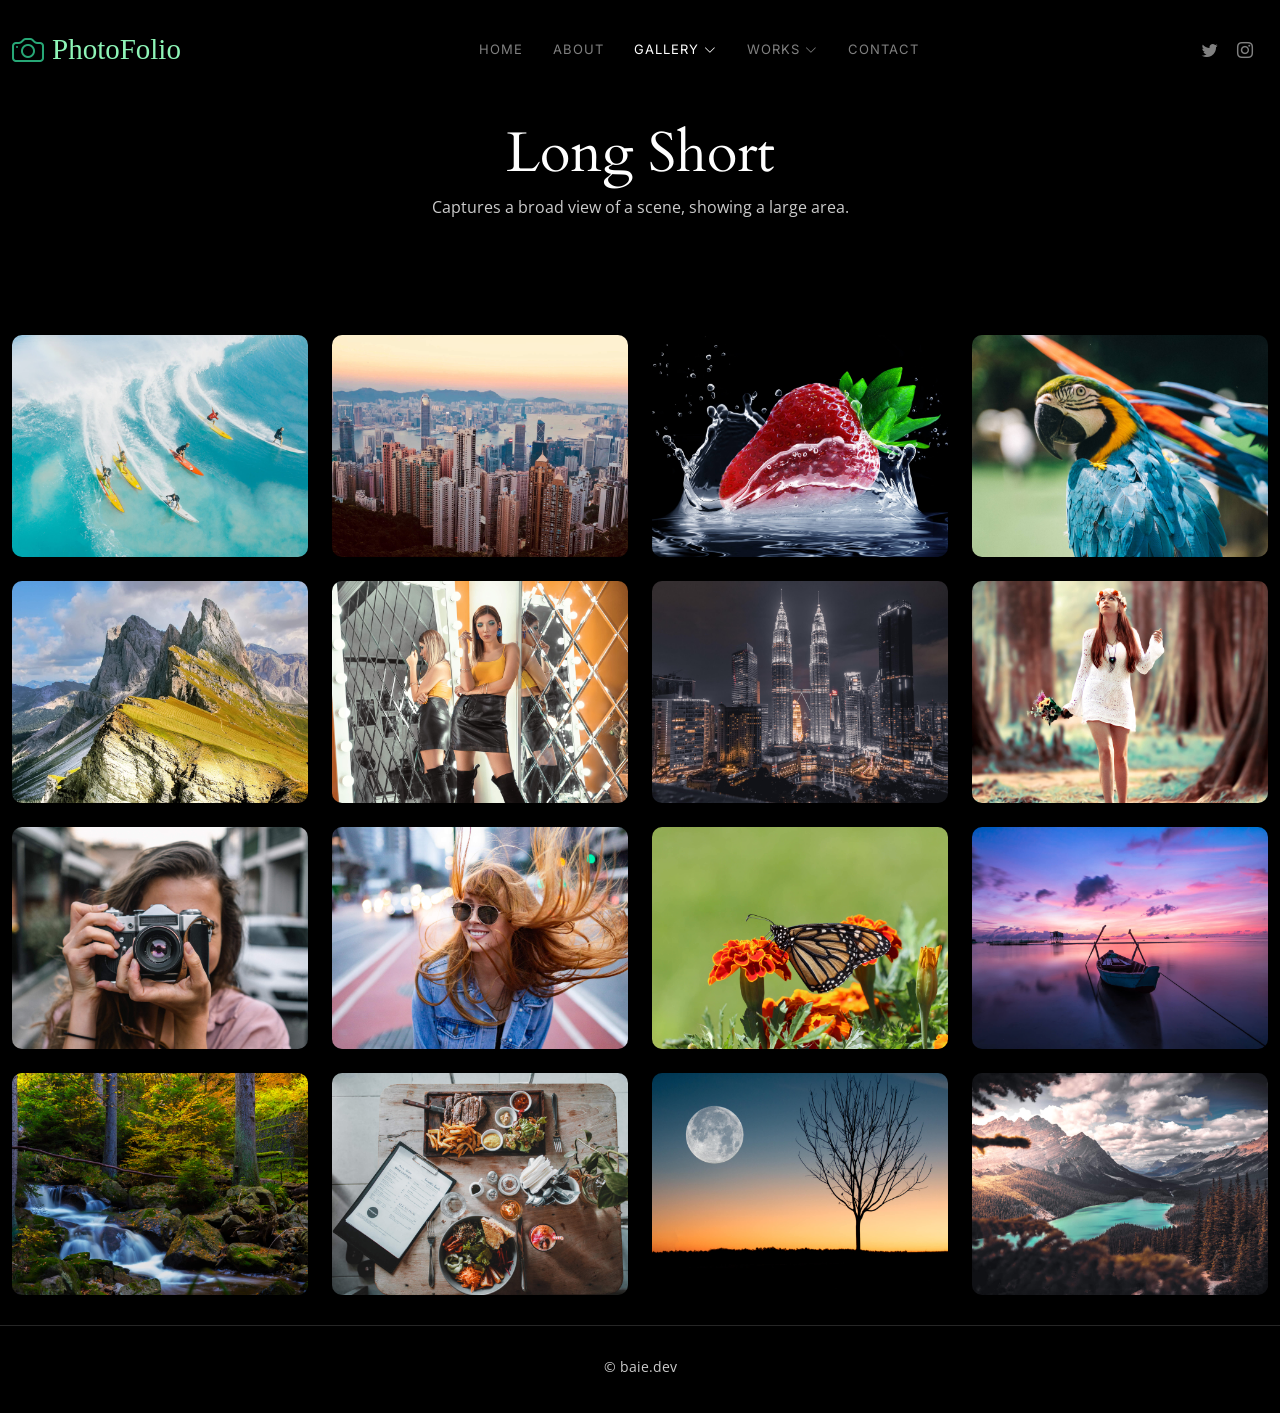
<file: gallery.html>
<!DOCTYPE html>
<html lang="en">

<head>
	<meta charset="utf-8">
	<meta content="width=device-width, initial-scale=1.0" name="viewport">

	<title>Gallery | BaieDev</title>
	<meta content="" name="description">
	<meta content="" name="keywords">

	<!-- Favicons -->
	<link href="assets/img/logo.png" rel="icon">
	<link href="assets/img/logo.png" rel="apple-touch-icon">

	<!-- Google Fonts -->
	<link rel="preconnect" href="https://fonts.googleapis.com">
	<link rel="preconnect" href="https://fonts.gstatic.com" crossorigin>
	<link
		href="https://fonts.googleapis.com/css2?family=Open+Sans:ital,wght@0,300;0,400;0,500;0,600;0,700;1,300;1,400;1,600;1,700&family=Inter:ital,wght@0,300;0,400;0,500;0,600;0,700;1,300;1,400;1,500;1,600;1,700&family=Cardo:ital,wght@0,400;0,700;1,400&display=swap"
		rel="stylesheet">

	<!-- Vendor CSS Files -->
	<link href="assets/vendor/bootstrap/css/bootstrap.min.css" rel="stylesheet">
	<link href="assets/vendor/bootstrap-icons/bootstrap-icons.css" rel="stylesheet">
	<link href="assets/vendor/swiper/swiper-bundle.min.css" rel="stylesheet">
	<link href="assets/vendor/glightbox/css/glightbox.min.css" rel="stylesheet">
	<link href="assets/vendor/aos/aos.css" rel="stylesheet">

	<!-- Template Main CSS File -->
	<link href="assets/css/main.css" rel="stylesheet">

	<!-- =======================================================
  * Template Name: PhotoFolio
  * Updated: Sep 18 2023 with Bootstrap v5.3.2
  * Template URL: https://bootstrapmade.com/photofolio-bootstrap-photography-website-template/
  * Author: BootstrapMade.com
  * License: https://bootstrapmade.com/license/
  ======================================================== -->
</head>

<body>

	<!-- ======= Header ======= -->
	<header id="header" class="header d-flex align-items-center fixed-top">
		<div class="container-fluid d-flex align-items-center justify-content-between">

			<a href="index.html" class="logo d-flex align-items-center  me-auto me-lg-0">
				<!-- Uncomment the line below if you also wish to use an image logo -->
				<!-- <img src="assets/img/logo.png" alt=""> -->
				<i class="bi bi-camera"></i>
				<h1>PhotoFolio</h1>
			</a>

			<nav id="navbar" class="navbar">
				<ul>
					<li><a href="index.html">Home</a></li>
					<li><a href="about.html">About</a></li>
					<li class="dropdown">
						<a href="#" class="active"><span>Gallery</span> <i class="bi bi-chevron-down dropdown-indicator"></i></a>
						<ul>
							<li><a href="long-shot.html">Long Shot</a></li>
							<li><a href="medium-shot.html">Medium Shot</a></li>
							<li><a href="close-up.html">Close Up</a></li>
							<li><a href="high-angle.html">High Angle</a></li>
						</ul>
					</li>
					<li class="dropdown">
						<a href="#"><span>Works</span> <i
								class="bi bi-chevron-down dropdown-indicator"></i></a>
						<ul>
							<li><a href="mutiara-kata.html">Mutiara Kata</a></li>
							<li><a href="defect-pictures.html">Defect Pictures</a></li>
						</ul>
					</li>
					<li><a href="contact.html">Contact</a></li>
				</ul>
			</nav><!-- .navbar -->

			<div class="header-social-links">
				<a href="https://www.twitter.com/baieyo" class="twitter"><i class="bi bi-twitter"></i></a>
				<a href="https://www.instagram.com/baiewy" class="instagram"><i class="bi bi-instagram"></i></a>
			</div>
			<i class="mobile-nav-toggle mobile-nav-show bi bi-list"></i>
			<i class="mobile-nav-toggle mobile-nav-hide d-none bi bi-x"></i>

		</div>
	</header><!-- End Header -->

	<main id="main" data-aos="fade" data-aos-delay="1500">

		<!-- ======= End Page Header ======= -->
		<div class="page-header d-flex align-items-center">
			<div class="container position-relative">
				<div class="row d-flex justify-content-center">
					<div class="col-lg-6 text-center">
						<h2>Long Short</h2>
						<p> Captures a broad view of a scene, showing a large area.</p>

						<!-- <a class="cta-btn" href="contact.html">Available for hire</a> -->

					</div>
				</div>
			</div>
		</div><!-- End Page Header -->

		<!-- ======= Gallery Section ======= -->
		<section id="gallery" class="gallery">
			<div class="container-fluid">

				<div class="row gy-4 justify-content-center">
					<div class="col-xl-3 col-lg-4 col-md-6">
						<div class="gallery-item h-100">
							<img src="assets/img/gallery/gallery-1.jpg" class="img-fluid" alt="">
							<div class="gallery-links d-flex align-items-center justify-content-center">
								<a href="assets/img/gallery/gallery-1.jpg" title="Gallery 1"
									class="glightbox preview-link"><i class="bi bi-arrows-angle-expand"></i></a>
								<a href="gallery-single.html" class="details-link"><i class="bi bi-link-45deg"></i></a>
							</div>
						</div>
					</div><!-- End Gallery Item -->
					<div class="col-xl-3 col-lg-4 col-md-6">
						<div class="gallery-item h-100">
							<img src="assets/img/gallery/gallery-2.jpg" class="img-fluid" alt="">
							<div class="gallery-links d-flex align-items-center justify-content-center">
								<a href="assets/img/gallery/gallery-2.jpg" title="Gallery 2"
									class="glightbox preview-link"><i class="bi bi-arrows-angle-expand"></i></a>
								<a href="gallery-single.html" class="details-link"><i class="bi bi-link-45deg"></i></a>
							</div>
						</div>
					</div><!-- End Gallery Item -->
					<div class="col-xl-3 col-lg-4 col-md-6">
						<div class="gallery-item h-100">
							<img src="assets/img/gallery/gallery-3.jpg" class="img-fluid" alt="">
							<div class="gallery-links d-flex align-items-center justify-content-center">
								<a href="assets/img/gallery/gallery-3.jpg" title="Gallery 3"
									class="glightbox preview-link"><i class="bi bi-arrows-angle-expand"></i></a>
								<a href="gallery-single.html" class="details-link"><i class="bi bi-link-45deg"></i></a>
							</div>
						</div>
					</div><!-- End Gallery Item -->
					<div class="col-xl-3 col-lg-4 col-md-6">
						<div class="gallery-item h-100">
							<img src="assets/img/gallery/gallery-4.jpg" class="img-fluid" alt="">
							<div class="gallery-links d-flex align-items-center justify-content-center">
								<a href="assets/img/gallery/gallery-4.jpg" title="Gallery 4"
									class="glightbox preview-link"><i class="bi bi-arrows-angle-expand"></i></a>
								<a href="gallery-single.html" class="details-link"><i class="bi bi-link-45deg"></i></a>
							</div>
						</div>
					</div><!-- End Gallery Item -->
					<div class="col-xl-3 col-lg-4 col-md-6">
						<div class="gallery-item h-100">
							<img src="assets/img/gallery/gallery-5.jpg" class="img-fluid" alt="">
							<div class="gallery-links d-flex align-items-center justify-content-center">
								<a href="assets/img/gallery/gallery-5.jpg" title="Gallery 5"
									class="glightbox preview-link"><i class="bi bi-arrows-angle-expand"></i></a>
								<a href="gallery-single.html" class="details-link"><i class="bi bi-link-45deg"></i></a>
							</div>
						</div>
					</div><!-- End Gallery Item -->
					<div class="col-xl-3 col-lg-4 col-md-6">
						<div class="gallery-item h-100">
							<img src="assets/img/gallery/gallery-6.jpg" class="img-fluid" alt="">
							<div class="gallery-links d-flex align-items-center justify-content-center">
								<a href="assets/img/gallery/gallery-6.jpg" title="Gallery 6"
									class="glightbox preview-link"><i class="bi bi-arrows-angle-expand"></i></a>
								<a href="gallery-single.html" class="details-link"><i class="bi bi-link-45deg"></i></a>
							</div>
						</div>
					</div><!-- End Gallery Item -->
					<div class="col-xl-3 col-lg-4 col-md-6">
						<div class="gallery-item h-100">
							<img src="assets/img/gallery/gallery-7.jpg" class="img-fluid" alt="">
							<div class="gallery-links d-flex align-items-center justify-content-center">
								<a href="assets/img/gallery/gallery-7.jpg" title="Gallery 7"
									class="glightbox preview-link"><i class="bi bi-arrows-angle-expand"></i></a>
								<a href="gallery-single.html" class="details-link"><i class="bi bi-link-45deg"></i></a>
							</div>
						</div>
					</div><!-- End Gallery Item -->
					<div class="col-xl-3 col-lg-4 col-md-6">
						<div class="gallery-item h-100">
							<img src="assets/img/gallery/gallery-8.jpg" class="img-fluid" alt="">
							<div class="gallery-links d-flex align-items-center justify-content-center">
								<a href="assets/img/gallery/gallery-8.jpg" title="Gallery 8"
									class="glightbox preview-link"><i class="bi bi-arrows-angle-expand"></i></a>
								<a href="gallery-single.html" class="details-link"><i class="bi bi-link-45deg"></i></a>
							</div>
						</div>
					</div><!-- End Gallery Item -->
					<div class="col-xl-3 col-lg-4 col-md-6">
						<div class="gallery-item h-100">
							<img src="assets/img/gallery/gallery-9.jpg" class="img-fluid" alt="">
							<div class="gallery-links d-flex align-items-center justify-content-center">
								<a href="assets/img/gallery/gallery-9.jpg" title="Gallery 9"
									class="glightbox preview-link"><i class="bi bi-arrows-angle-expand"></i></a>
								<a href="gallery-single.html" class="details-link"><i class="bi bi-link-45deg"></i></a>
							</div>
						</div>
					</div><!-- End Gallery Item -->
					<div class="col-xl-3 col-lg-4 col-md-6">
						<div class="gallery-item h-100">
							<img src="assets/img/gallery/gallery-10.jpg" class="img-fluid" alt="">
							<div class="gallery-links d-flex align-items-center justify-content-center">
								<a href="assets/img/gallery/gallery-10.jpg" title="Gallery 10"
									class="glightbox preview-link"><i class="bi bi-arrows-angle-expand"></i></a>
								<a href="gallery-single.html" class="details-link"><i class="bi bi-link-45deg"></i></a>
							</div>
						</div>
					</div><!-- End Gallery Item -->
					<div class="col-xl-3 col-lg-4 col-md-6">
						<div class="gallery-item h-100">
							<img src="assets/img/gallery/gallery-11.jpg" class="img-fluid" alt="">
							<div class="gallery-links d-flex align-items-center justify-content-center">
								<a href="assets/img/gallery/gallery-11.jpg" title="Gallery 11"
									class="glightbox preview-link"><i class="bi bi-arrows-angle-expand"></i></a>
								<a href="gallery-single.html" class="details-link"><i class="bi bi-link-45deg"></i></a>
							</div>
						</div>
					</div><!-- End Gallery Item -->
					<div class="col-xl-3 col-lg-4 col-md-6">
						<div class="gallery-item h-100">
							<img src="assets/img/gallery/gallery-12.jpg" class="img-fluid" alt="">
							<div class="gallery-links d-flex align-items-center justify-content-center">
								<a href="assets/img/gallery/gallery-12.jpg" title="Gallery 12"
									class="glightbox preview-link"><i class="bi bi-arrows-angle-expand"></i></a>
								<a href="gallery-single.html" class="details-link"><i class="bi bi-link-45deg"></i></a>
							</div>
						</div>
					</div><!-- End Gallery Item -->
					<div class="col-xl-3 col-lg-4 col-md-6">
						<div class="gallery-item h-100">
							<img src="assets/img/gallery/gallery-13.jpg" class="img-fluid" alt="">
							<div class="gallery-links d-flex align-items-center justify-content-center">
								<a href="assets/img/gallery/gallery-13.jpg" title="Gallery 13"
									class="glightbox preview-link"><i class="bi bi-arrows-angle-expand"></i></a>
								<a href="gallery-single.html" class="details-link"><i class="bi bi-link-45deg"></i></a>
							</div>
						</div>
					</div><!-- End Gallery Item -->
					<div class="col-xl-3 col-lg-4 col-md-6">
						<div class="gallery-item h-100">
							<img src="assets/img/gallery/gallery-14.jpg" class="img-fluid" alt="">
							<div class="gallery-links d-flex align-items-center justify-content-center">
								<a href="assets/img/gallery/gallery-14.jpg" title="Gallery 14"
									class="glightbox preview-link"><i class="bi bi-arrows-angle-expand"></i></a>
								<a href="gallery-single.html" class="details-link"><i class="bi bi-link-45deg"></i></a>
							</div>
						</div>
					</div><!-- End Gallery Item -->
					<div class="col-xl-3 col-lg-4 col-md-6">
						<div class="gallery-item h-100">
							<img src="assets/img/gallery/gallery-15.jpg" class="img-fluid" alt="">
							<div class="gallery-links d-flex align-items-center justify-content-center">
								<a href="assets/img/gallery/gallery-15.jpg" title="Gallery 15"
									class="glightbox preview-link"><i class="bi bi-arrows-angle-expand"></i></a>
								<a href="gallery-single.html" class="details-link"><i class="bi bi-link-45deg"></i></a>
							</div>
						</div>
					</div><!-- End Gallery Item -->
					<div class="col-xl-3 col-lg-4 col-md-6">
						<div class="gallery-item h-100">
							<img src="assets/img/gallery/gallery-16.jpg" class="img-fluid" alt="">
							<div class="gallery-links d-flex align-items-center justify-content-center">
								<a href="assets/img/gallery/gallery-16.jpg" title="Gallery 16"
									class="glightbox preview-link"><i class="bi bi-arrows-angle-expand"></i></a>
								<a href="gallery-single.html" class="details-link"><i class="bi bi-link-45deg"></i></a>
							</div>
						</div>
					</div><!-- End Gallery Item -->

				</div>

			</div>
		</section><!-- End Gallery Section -->

	</main><!-- End #main -->

	<!-- ======= Footer ======= -->
	<footer id="footer" class="footer">
		<div class="container">
			<div class="copyright">
				&copy; baie.dev <strong><span></span></strong>
			</div>
			<div class="credits">
				<!-- All the links in the footer should remain intact. -->
				<!-- You can delete the links only if you purchased the pro version. -->
				<!-- Licensing information: https://bootstrapmade.com/license/ -->
				<!-- Purchase the pro version with working PHP/AJAX contact form: https://bootstrapmade.com/photofolio-bootstrap-photography-website-template/ -->
				<!-- Designed by <a href="https://bootstrapmade.com/">BootstrapMade</a> -->
			</div>
		</div>
	</footer><!-- End Footer -->

	<a href="#" class="scroll-top d-flex align-items-center justify-content-center"><i
			class="bi bi-arrow-up-short"></i></a>

	<div id="preloader">
		<div class="line"></div>
	</div>

	<!-- Vendor JS Files -->
	<script src="assets/vendor/bootstrap/js/bootstrap.bundle.min.js"></script>
	<script src="assets/vendor/swiper/swiper-bundle.min.js"></script>
	<script src="assets/vendor/glightbox/js/glightbox.min.js"></script>
	<script src="assets/vendor/aos/aos.js"></script>
	<script src="assets/vendor/php-email-form/validate.js"></script>

	<!-- Template Main JS File -->
	<script src="assets/js/main.js"></script>

</body>

</html>
</file>
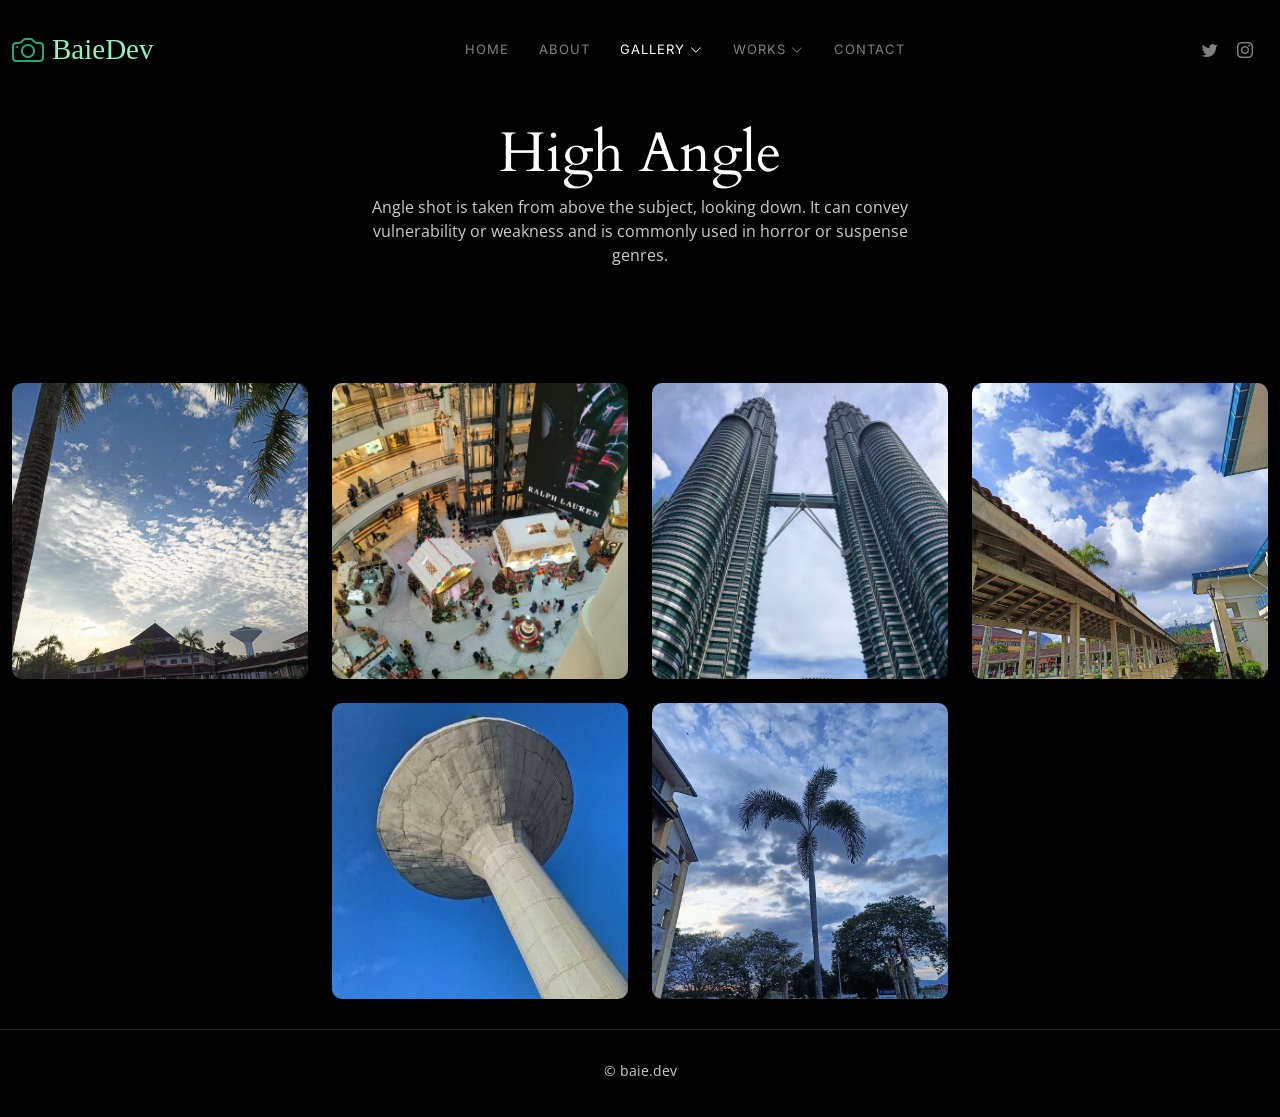
<file: high-angle.html>
<!DOCTYPE html>
<html lang="en">

<head>
    <meta charset="utf-8">
    <meta content="width=device-width, initial-scale=1.0" name="viewport">

    <title>High Angle | BaieDev</title>
    <meta content="" name="description">
    <meta content="" name="keywords">

    <!-- Favicons -->
    <link href="assets/img/logo.png" rel="icon">
	<link href="assets/img/logo.png" rel="apple-touch-icon">

    <!-- Google Fonts -->
    <link rel="preconnect" href="https://fonts.googleapis.com">
    <link rel="preconnect" href="https://fonts.gstatic.com" crossorigin>
    <link
        href="https://fonts.googleapis.com/css2?family=Open+Sans:ital,wght@0,300;0,400;0,500;0,600;0,700;1,300;1,400;1,600;1,700&family=Inter:ital,wght@0,300;0,400;0,500;0,600;0,700;1,300;1,400;1,500;1,600;1,700&family=Cardo:ital,wght@0,400;0,700;1,400&display=swap"
        rel="stylesheet">

    <!-- Vendor CSS Files -->
    <link href="assets/vendor/bootstrap/css/bootstrap.min.css" rel="stylesheet">
    <link href="assets/vendor/bootstrap-icons/bootstrap-icons.css" rel="stylesheet">
    <link href="assets/vendor/swiper/swiper-bundle.min.css" rel="stylesheet">
    <link href="assets/vendor/glightbox/css/glightbox.min.css" rel="stylesheet">
    <link href="assets/vendor/aos/aos.css" rel="stylesheet">

    <!-- Template Main CSS File -->
    <link href="assets/css/main.css" rel="stylesheet">

    <!-- =======================================================
  * Template Name: PhotoFolio
  * Updated: Sep 18 2023 with Bootstrap v5.3.2
  * Template URL: https://bootstrapmade.com/photofolio-bootstrap-photography-website-template/
  * Author: BootstrapMade.com
  * License: https://bootstrapmade.com/license/
  ======================================================== -->
</head>

<body>

    <!-- ======= Header ======= -->
    <header id="header" class="header d-flex align-items-center fixed-top">
        <div class="container-fluid d-flex align-items-center justify-content-between">

            <a href="index.html" class="logo d-flex align-items-center  me-auto me-lg-0">
                <!-- Uncomment the line below if you also wish to use an image logo -->
                <!-- <img src="assets/img/logo.png" alt=""> -->
                <i class="bi bi-camera"></i>
                <h1>BaieDev</h1>
            </a>

            <nav id="navbar" class="navbar">
                <ul>
                    <li><a href="index.html">Home</a></li>
                    <li><a href="about.html">About</a></li>
                    <li class="dropdown">
                        <a href="#" class="active"><span>Gallery</span> <i class="bi bi-chevron-down dropdown-indicator"></i></a>
                        <ul>
                            <li><a href="long-shot.html">Long Shot</a></li>
                            <li><a href="medium-shot.html">Medium Shot</a></li>
                            <li><a href="close-up.html">Close Up</a></li>
                            <li><a href="high-angle.html" class="active">High Angle</a></li>
                        </ul>
                    </li>
                    <li class="dropdown">
                        <a href="#"><span>Works</span> <i
                                class="bi bi-chevron-down dropdown-indicator"></i></a>
                        <ul>
                            <li><a href="mutiara-kata.html">Mutiara Kata</a></li>
							<li><a href="defect-pictures.html">Defect Pictures</a></li>
                        </ul>
                    </li>
                    <li><a href="contact.html">Contact</a></li>
                </ul>
            </nav><!-- .navbar -->

            <div class="header-social-links">
                <a href="https://www.twitter.com/baieyo" class="twitter"><i class="bi bi-twitter"></i></a>
				<a href="https://www.instagram.com/baiewy" class="instagram"><i class="bi bi-instagram"></i></a>
            </div>
            <i class="mobile-nav-toggle mobile-nav-show bi bi-list"></i>
            <i class="mobile-nav-toggle mobile-nav-hide d-none bi bi-x"></i>

        </div>
    </header><!-- End Header -->

    <main id="main" data-aos="fade" data-aos-delay="1500">

        <!-- ======= End Page Header ======= -->
        <div class="page-header d-flex align-items-center">
            <div class="container position-relative">
                <div class="row d-flex justify-content-center">
                    <div class="col-lg-6 text-center">
                        <h2>High Angle</h2>
                        <p> Angle shot is taken from above the subject, looking down. It can convey vulnerability or
                            weakness and is commonly used in horror or suspense genres.</p>

                        <!-- <a class="cta-btn" href="contact.html">Available for hire</a> -->

                    </div>
                </div>
            </div>
        </div><!-- End Page Header -->

        <!-- ======= Gallery Section ======= -->
        <section id="gallery" class="gallery">
            <div class="container-fluid">

                <div class="row gy-4 justify-content-center">
                    <div class="col-xl-3 col-lg-4 col-md-6">
                        <div class="gallery-item h-100">
                            <img src="assets/img/gallery/52.jpg" class="img-fluid" alt="">
                            <div class="gallery-links d-flex align-items-center justify-content-center">
                                <a href="assets/img/gallery/52.jpg" title="Gallery 1"
                                    class="glightbox preview-link"><i class="bi bi-arrows-angle-expand"></i></a>
                            </div>
                        </div>
                    </div><!-- End Gallery Item -->
                    <div class="col-xl-3 col-lg-4 col-md-6">
                        <div class="gallery-item h-100">
                            <img src="assets/img/gallery/53.jpg" class="img-fluid" alt="">
                            <div class="gallery-links d-flex align-items-center justify-content-center">
                                <a href="assets/img/gallery/53.jpg" title="Gallery 2"
                                    class="glightbox preview-link"><i class="bi bi-arrows-angle-expand"></i></a>
                            </div>
                        </div>
                    </div><!-- End Gallery Item -->
                    <div class="col-xl-3 col-lg-4 col-md-6">
                        <div class="gallery-item h-100">
                            <img src="assets/img/gallery/54.jpg" class="img-fluid" alt="">
                            <div class="gallery-links d-flex align-items-center justify-content-center">
                                <a href="assets/img/gallery/54.jpg" title="Gallery 3"
                                    class="glightbox preview-link"><i class="bi bi-arrows-angle-expand"></i></a>
                            </div>
                        </div>
                    </div><!-- End Gallery Item -->
                    <div class="col-xl-3 col-lg-4 col-md-6">
                        <div class="gallery-item h-100">
                            <img src="assets/img/gallery/55.jpg" class="img-fluid" alt="">
                            <div class="gallery-links d-flex align-items-center justify-content-center">
                                <a href="assets/img/gallery/55.jpg" title="Gallery 4"
                                    class="glightbox preview-link"><i class="bi bi-arrows-angle-expand"></i></a>
                            </div>
                        </div>
                    </div><!-- End Gallery Item -->
                    <div class="col-xl-3 col-lg-4 col-md-6">
                        <div class="gallery-item h-100">
                            <img src="assets/img/gallery/56.jpg" class="img-fluid" alt="">
                            <div class="gallery-links d-flex align-items-center justify-content-center">
                                <a href="assets/img/gallery/56.jpg" title="Gallery 5"
                                    class="glightbox preview-link"><i class="bi bi-arrows-angle-expand"></i></a>
                            </div>
                        </div>
                    </div><!-- End Gallery Item -->
                    <div class="col-xl-3 col-lg-4 col-md-6">
                        <div class="gallery-item h-100">
                            <img src="assets/img/gallery/57.jpg" class="img-fluid" alt="">
                            <div class="gallery-links d-flex align-items-center justify-content-center">
                                <a href="assets/img/gallery/57.jpg" title="Gallery 6"
                                    class="glightbox preview-link"><i class="bi bi-arrows-angle-expand"></i></a>
                            </div>
                        </div>
                    </div><!-- End Gallery Item -->
                    

                </div>

            </div>
        </section><!-- End Gallery Section -->

    </main><!-- End #main -->

    <!-- ======= Footer ======= -->
    <footer id="footer" class="footer">
        <div class="container">
            <div class="copyright">
                &copy; baie.dev <strong><span></span></strong>
            </div>
            <div class="credits">
                <!-- All the links in the footer should remain intact. -->
                <!-- You can delete the links only if you purchased the pro version. -->
                <!-- Licensing information: https://bootstrapmade.com/license/ -->
                <!-- Purchase the pro version with working PHP/AJAX contact form: https://bootstrapmade.com/photofolio-bootstrap-photography-website-template/ -->
                <!-- Designed by <a href="https://bootstrapmade.com/">BootstrapMade</a> -->
            </div>
        </div>
    </footer><!-- End Footer -->

    <a href="#" class="scroll-top d-flex align-items-center justify-content-center"><i
            class="bi bi-arrow-up-short"></i></a>

    <div id="preloader">
        <div class="line"></div>
    </div>

    <!-- Vendor JS Files -->
    <script src="assets/vendor/bootstrap/js/bootstrap.bundle.min.js"></script>
    <script src="assets/vendor/swiper/swiper-bundle.min.js"></script>
    <script src="assets/vendor/glightbox/js/glightbox.min.js"></script>
    <script src="assets/vendor/aos/aos.js"></script>
    <script src="assets/vendor/php-email-form/validate.js"></script>

    <!-- Template Main JS File -->
    <script src="assets/js/main.js"></script>

</body>

</html>
</file>
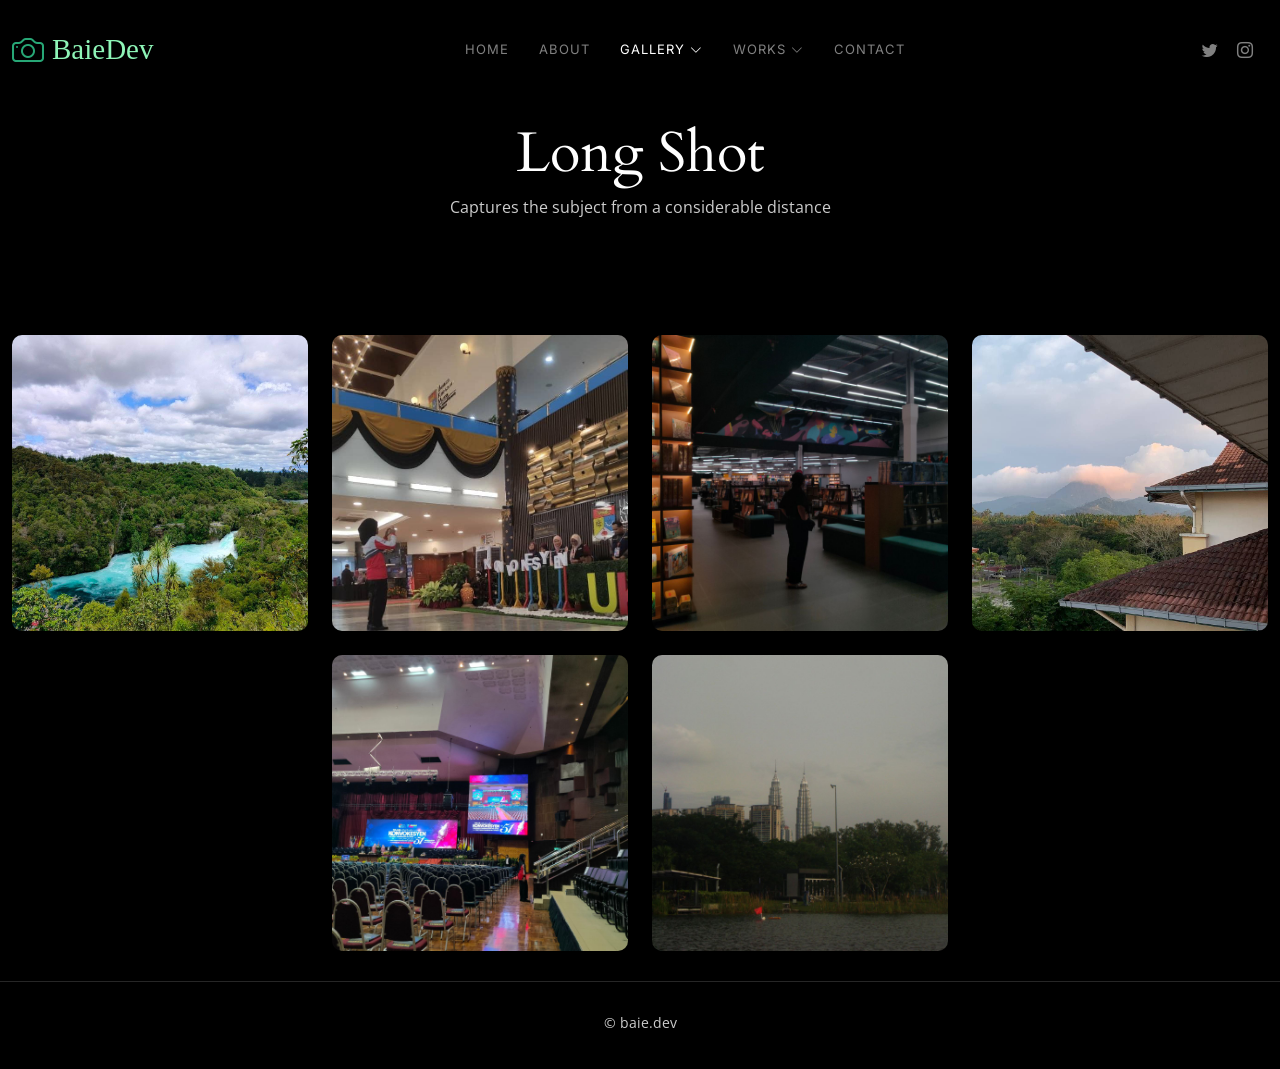
<file: long-shot.html>
<!DOCTYPE html>
<html lang="en">

<head>
    <meta charset="utf-8">
    <meta content="width=device-width, initial-scale=1.0" name="viewport">

    <title>Long Shot | BaieDev</title>
    <meta content="" name="description">
    <meta content="" name="keywords">

    <!-- Favicons -->
    <link href="assets/img/logo.png" rel="icon">
	<link href="assets/img/logo.png" rel="apple-touch-icon">

    <!-- Google Fonts -->
    <link rel="preconnect" href="https://fonts.googleapis.com">
    <link rel="preconnect" href="https://fonts.gstatic.com" crossorigin>
    <link
        href="https://fonts.googleapis.com/css2?family=Open+Sans:ital,wght@0,300;0,400;0,500;0,600;0,700;1,300;1,400;1,600;1,700&family=Inter:ital,wght@0,300;0,400;0,500;0,600;0,700;1,300;1,400;1,500;1,600;1,700&family=Cardo:ital,wght@0,400;0,700;1,400&display=swap"
        rel="stylesheet">

    <!-- Vendor CSS Files -->
    <link href="assets/vendor/bootstrap/css/bootstrap.min.css" rel="stylesheet">
    <link href="assets/vendor/bootstrap-icons/bootstrap-icons.css" rel="stylesheet">
    <link href="assets/vendor/swiper/swiper-bundle.min.css" rel="stylesheet">
    <link href="assets/vendor/glightbox/css/glightbox.min.css" rel="stylesheet">
    <link href="assets/vendor/aos/aos.css" rel="stylesheet">

    <!-- Template Main CSS File -->
    <link href="assets/css/main.css" rel="stylesheet">

    <!-- =======================================================
  * Template Name: PhotoFolio
  * Updated: Sep 18 2023 with Bootstrap v5.3.2
  * Template URL: https://bootstrapmade.com/photofolio-bootstrap-photography-website-template/
  * Author: BootstrapMade.com
  * License: https://bootstrapmade.com/license/
  ======================================================== -->
</head>

<body>

    <!-- ======= Header ======= -->
    <header id="header" class="header d-flex align-items-center fixed-top">
        <div class="container-fluid d-flex align-items-center justify-content-between">

            <a href="index.html" class="logo d-flex align-items-center  me-auto me-lg-0">
                <!-- Uncomment the line below if you also wish to use an image logo -->
                <!-- <img src="assets/img/logo.png" alt=""> -->
                <i class="bi bi-camera"></i>
                <h1>BaieDev</h1>
            </a>

            <nav id="navbar" class="navbar">
                <ul>
                    <li><a href="index.html">Home</a></li>
                    <li><a href="about.html">About</a></li>
                    <li class="dropdown">
                        <a href="#" class="active"><span>Gallery</span> <i class="bi bi-chevron-down dropdown-indicator"></i></a>
                        <ul>
                            <li><a href="long-shot.html" class="active">Long Shot</a></li>
                            <li><a href="medium-shot.html">Medium Shot</a></li>
                            <li><a href="close-up.html">Close Up</a></li>
                            <li><a href="high-angle.html">High Angle</a></li>
                        </ul>
                    </li>
                    <li class="dropdown">
                        <a href="#"><span>Works</span> <i
                                class="bi bi-chevron-down dropdown-indicator"></i></a>
                        <ul>
                            <li><a href="mutiara-kata.html">Mutiara Kata</a></li>
							<li><a href="defect-pictures.html">Defect Pictures</a></li>
                        </ul>
                    </li>
                    <li><a href="contact.html">Contact</a></li>
                </ul>
            </nav><!-- .navbar -->

            <div class="header-social-links">
                <a href="https://www.twitter.com/baieyo" class="twitter"><i class="bi bi-twitter"></i></a>
				<a href="https://www.instagram.com/baiewy" class="instagram"><i class="bi bi-instagram"></i></a>
            </div>
            <i class="mobile-nav-toggle mobile-nav-show bi bi-list"></i>
            <i class="mobile-nav-toggle mobile-nav-hide d-none bi bi-x"></i>

        </div>
    </header><!-- End Header -->

    <main id="main" data-aos="fade" data-aos-delay="1500">

        <!-- ======= End Page Header ======= -->
        <div class="page-header d-flex align-items-center">
            <div class="container position-relative">
                <div class="row d-flex justify-content-center">
                    <div class="col-lg-6 text-center">
                        <h2>Long Shot</h2>
                        <p> Captures the subject from a considerable distance</p>

                        <!-- <a class="cta-btn" href="contact.html">Available for hire</a> -->

                    </div>
                </div>
            </div>
        </div><!-- End Page Header -->

        <!-- ======= Gallery Section ======= -->
        <section id="gallery" class="gallery">
            <div class="container-fluid">

                <div class="row gy-4 justify-content-center">
                    <div class="col-xl-3 col-lg-4 col-md-6">
                        <div class="gallery-item h-100">
                            <img src="assets/img/gallery/22.jpg" class="img-fluid" alt="">
                            <div class="gallery-links d-flex align-items-center justify-content-center">
                                <a href="assets/img/gallery/22.jpg" title="Gallery 1"
                                    class="glightbox preview-link"><i class="bi bi-arrows-angle-expand"></i></a>
                            </div>
                        </div>
                    </div><!-- End Gallery Item -->
                    <div class="col-xl-3 col-lg-4 col-md-6">
                        <div class="gallery-item h-100">
                            <img src="assets/img/gallery/23.jpg" class="img-fluid" alt="">
                            <div class="gallery-links d-flex align-items-center justify-content-center">
                                <a href="assets/img/gallery/23.jpg" title="Gallery 2"
                                    class="glightbox preview-link"><i class="bi bi-arrows-angle-expand"></i></a>
                            </div>
                        </div>
                    </div><!-- End Gallery Item -->
                    <div class="col-xl-3 col-lg-4 col-md-6">
                        <div class="gallery-item h-100">
                            <img src="assets/img/gallery/24.jpg" class="img-fluid" alt="">
                            <div class="gallery-links d-flex align-items-center justify-content-center">
                                <a href="assets/img/gallery/24.jpg" title="Gallery 3"
                                    class="glightbox preview-link"><i class="bi bi-arrows-angle-expand"></i></a>
                            </div>
                        </div>
                    </div><!-- End Gallery Item -->
                    <div class="col-xl-3 col-lg-4 col-md-6">
                        <div class="gallery-item h-100">
                            <img src="assets/img/gallery/25.jpg" class="img-fluid" alt="">
                            <div class="gallery-links d-flex align-items-center justify-content-center">
                                <a href="assets/img/gallery/25.jpg" title="Gallery 4"
                                    class="glightbox preview-link"><i class="bi bi-arrows-angle-expand"></i></a>
                            </div>
                        </div>
                    </div><!-- End Gallery Item -->
                    <div class="col-xl-3 col-lg-4 col-md-6">
                        <div class="gallery-item h-100">
                            <img src="assets/img/gallery/26.jpg" class="img-fluid" alt="">
                            <div class="gallery-links d-flex align-items-center justify-content-center">
                                <a href="assets/img/gallery/26.jpg" title="Gallery 5"
                                    class="glightbox preview-link"><i class="bi bi-arrows-angle-expand"></i></a>
                            </div>
                        </div>
                    </div><!-- End Gallery Item -->
                    <div class="col-xl-3 col-lg-4 col-md-6">
                        <div class="gallery-item h-100">
                            <img src="assets/img/gallery/long.jpg" class="img-fluid" alt="">
                            <div class="gallery-links d-flex align-items-center justify-content-center">
                                <a href="assets/img/gallery/27.jpg" title="Gallery 6"
                                    class="glightbox preview-link"><i class="bi bi-arrows-angle-expand"></i></a>
                            </div>
                        </div>
                    </div><!-- End Gallery Item -->
                    

                </div>

            </div>
        </section><!-- End Gallery Section -->

    </main><!-- End #main -->

    <!-- ======= Footer ======= -->
    <footer id="footer" class="footer">
        <div class="container">
            <div class="copyright">
                &copy; baie.dev <strong><span></span></strong>
            </div>
            <div class="credits">
                <!-- All the links in the footer should remain intact. -->
                <!-- You can delete the links only if you purchased the pro version. -->
                <!-- Licensing information: https://bootstrapmade.com/license/ -->
                <!-- Purchase the pro version with working PHP/AJAX contact form: https://bootstrapmade.com/photofolio-bootstrap-photography-website-template/ -->
                <!-- Designed by <a href="https://bootstrapmade.com/">BootstrapMade</a> -->
            </div>
        </div>
    </footer><!-- End Footer -->

    <a href="#" class="scroll-top d-flex align-items-center justify-content-center"><i
            class="bi bi-arrow-up-short"></i></a>

    <div id="preloader">
        <div class="line"></div>
    </div>

    <!-- Vendor JS Files -->
    <script src="assets/vendor/bootstrap/js/bootstrap.bundle.min.js"></script>
    <script src="assets/vendor/swiper/swiper-bundle.min.js"></script>
    <script src="assets/vendor/glightbox/js/glightbox.min.js"></script>
    <script src="assets/vendor/aos/aos.js"></script>
    <script src="assets/vendor/php-email-form/validate.js"></script>

    <!-- Template Main JS File -->
    <script src="assets/js/main.js"></script>

</body>

</html>
</file>
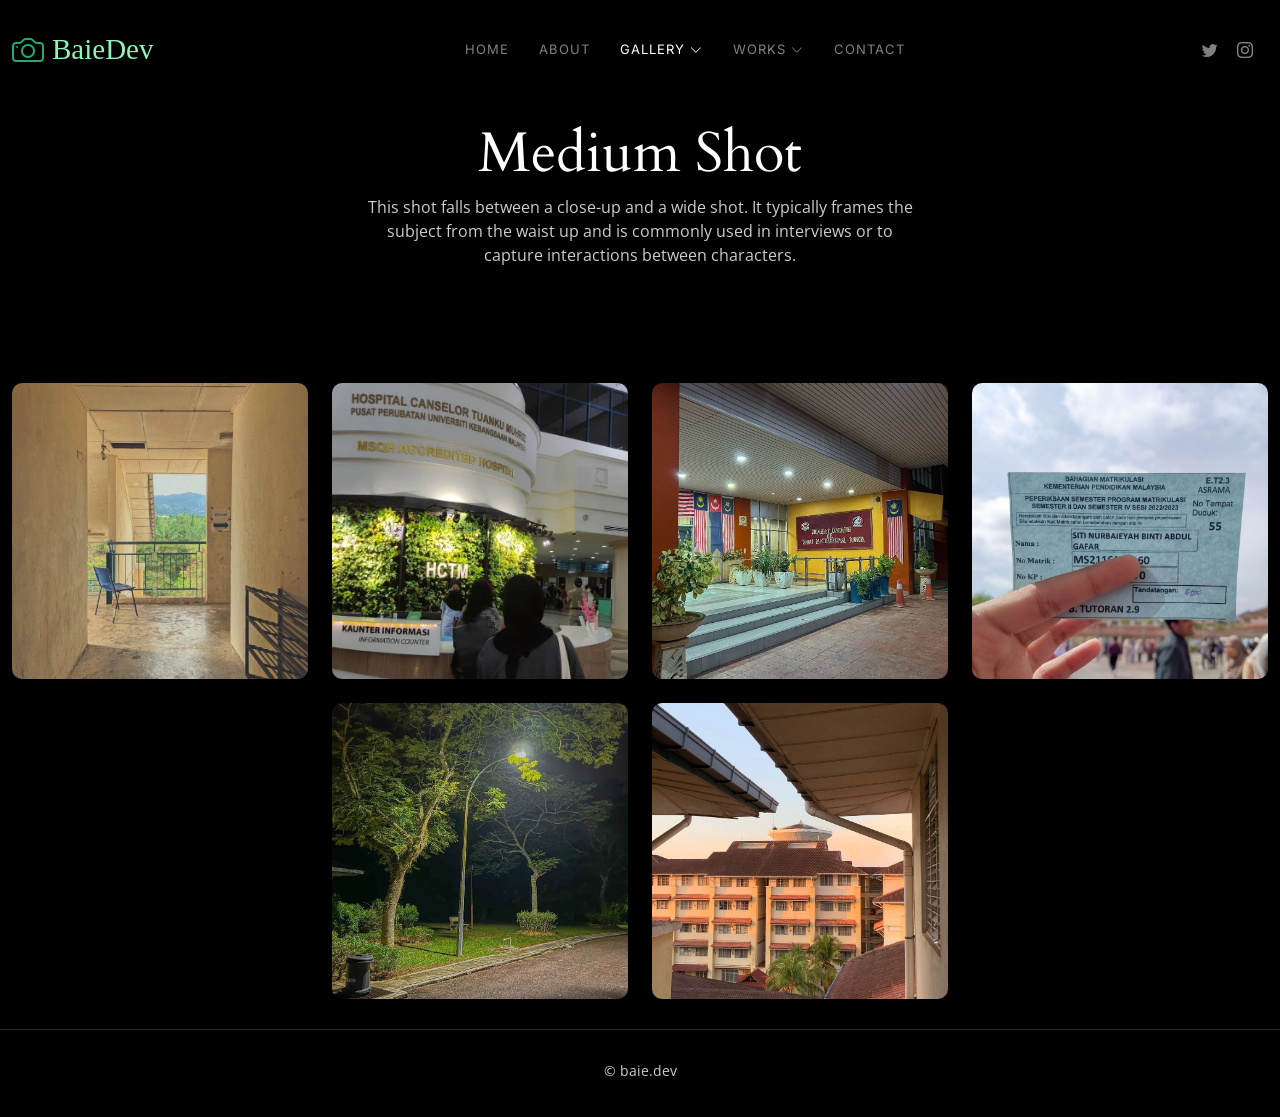
<file: medium-shot.html>
<!DOCTYPE html>
<html lang="en">

<head>
	<meta charset="utf-8">
	<meta content="width=device-width, initial-scale=1.0" name="viewport">

	<title>Medium Shot | BaieDev</title>
	<meta content="" name="description">
	<meta content="" name="keywords">

	<!-- Favicons -->
	<link href="assets/img/logo.png" rel="icon">
	<link href="assets/img/logo.png" rel="apple-touch-icon">

	<!-- Google Fonts -->
	<link rel="preconnect" href="https://fonts.googleapis.com">
	<link rel="preconnect" href="https://fonts.gstatic.com" crossorigin>
	<link
		href="https://fonts.googleapis.com/css2?family=Open+Sans:ital,wght@0,300;0,400;0,500;0,600;0,700;1,300;1,400;1,600;1,700&family=Inter:ital,wght@0,300;0,400;0,500;0,600;0,700;1,300;1,400;1,500;1,600;1,700&family=Cardo:ital,wght@0,400;0,700;1,400&display=swap"
		rel="stylesheet">

	<!-- Vendor CSS Files -->
	<link href="assets/vendor/bootstrap/css/bootstrap.min.css" rel="stylesheet">
	<link href="assets/vendor/bootstrap-icons/bootstrap-icons.css" rel="stylesheet">
	<link href="assets/vendor/swiper/swiper-bundle.min.css" rel="stylesheet">
	<link href="assets/vendor/glightbox/css/glightbox.min.css" rel="stylesheet">
	<link href="assets/vendor/aos/aos.css" rel="stylesheet">

	<!-- Template Main CSS File -->
	<link href="assets/css/main.css" rel="stylesheet">

	<!-- =======================================================
  * Template Name: PhotoFolio
  * Updated: Sep 18 2023 with Bootstrap v5.3.2
  * Template URL: https://bootstrapmade.com/photofolio-bootstrap-photography-website-template/
  * Author: BootstrapMade.com
  * License: https://bootstrapmade.com/license/
  ======================================================== -->
</head>

<body>

	<!-- ======= Header ======= -->
	<header id="header" class="header d-flex align-items-center fixed-top">
		<div class="container-fluid d-flex align-items-center justify-content-between">

			<a href="index.html" class="logo d-flex align-items-center  me-auto me-lg-0">
				<!-- Uncomment the line below if you also wish to use an image logo -->
				<!-- <img src="assets/img/logo.png" alt=""> -->
				<i class="bi bi-camera"></i>
				<h1>BaieDev</h1>
			</a>

			<nav id="navbar" class="navbar">
				<ul>
					<li><a href="index.html">Home</a></li>
					<li><a href="about.html">About</a></li>
					<li class="dropdown">
						<a href="#" class="active"><span>Gallery</span> <i class="bi bi-chevron-down dropdown-indicator"></i></a>
						<ul>
							<li><a href="long-shot.html">Long Shot</a></li>
							<li><a href="medium-shot.html" class="active">Medium Shot</a></li>
							<li><a href="close-up.html">Close Up</a></li>
							<li><a href="high-angle.html">High Angle</a></li>
						</ul>
					</li>
					<li class="dropdown">
						<a href="#"><span>Works</span> <i
								class="bi bi-chevron-down dropdown-indicator"></i></a>
						<ul>
							<li><a href="mutiara-kata.html">Mutiara Kata</a></li>
							<li><a href="defect-pictures.html">Defect Pictures</a></li>
						</ul>
					</li>
					<li><a href="contact.html">Contact</a></li>
				</ul>
			</nav><!-- .navbar -->

			<div class="header-social-links">
				<a href="https://www.twitter.com/baieyo" class="twitter"><i class="bi bi-twitter"></i></a>
				<a href="https://www.instagram.com/baiewy" class="instagram"><i class="bi bi-instagram"></i></a>
			</div>
			<i class="mobile-nav-toggle mobile-nav-show bi bi-list"></i>
			<i class="mobile-nav-toggle mobile-nav-hide d-none bi bi-x"></i>

		</div>
	</header><!-- End Header -->

	<main id="main" data-aos="fade" data-aos-delay="1500">

		<!-- ======= End Page Header ======= -->
		<div class="page-header d-flex align-items-center">
			<div class="container position-relative">
				<div class="row d-flex justify-content-center">
					<div class="col-lg-6 text-center">
						<h2>Medium Shot</h2>
						<p> This shot falls between a close-up and a wide shot.
							It typically frames the subject from the waist up and is commonly used in interviews or to
							capture interactions between characters.</p>

						<!-- <a class="cta-btn" href="contact.html">Available for hire</a> -->

					</div>
				</div>
			</div>
		</div><!-- End Page Header -->

		<!-- ======= Gallery Section ======= -->
		<section id="gallery" class="gallery">
			<div class="container-fluid">

				<div class="row gy-4 justify-content-center">
					<div class="col-xl-3 col-lg-4 col-md-6">
						<div class="gallery-item h-100">
							<img src="assets/img/gallery/62.jpg" class="img-fluid" alt="">
							<div class="gallery-links d-flex align-items-center justify-content-center">
								<a href="assets/img/gallery/62.jpg" title="Gallery 1"
									class="glightbox preview-link"><i class="bi bi-arrows-angle-expand"></i></a>
							</div>
						</div>
					</div><!-- End Gallery Item -->
					<div class="col-xl-3 col-lg-4 col-md-6">
						<div class="gallery-item h-100">
							<img src="assets/img/gallery/33.jpg" class="img-fluid" alt="">
							<div class="gallery-links d-flex align-items-center justify-content-center">
								<a href="assets/img/gallery/33.jpg" title="Gallery 2"
									class="glightbox preview-link"><i class="bi bi-arrows-angle-expand"></i></a>
							</div>
						</div>
					</div><!-- End Gallery Item -->
					<div class="col-xl-3 col-lg-4 col-md-6">
						<div class="gallery-item h-100">
							<img src="assets/img/gallery/34.jpg" class="img-fluid" alt="">
							<div class="gallery-links d-flex align-items-center justify-content-center">
								<a href="assets/img/gallery/34.jpg" title="Gallery 3"
									class="glightbox preview-link"><i class="bi bi-arrows-angle-expand"></i></a>
							</div>
						</div>
					</div><!-- End Gallery Item -->
					<div class="col-xl-3 col-lg-4 col-md-6">
						<div class="gallery-item h-100">
							<img src="assets/img/gallery/35.jpg" class="img-fluid" alt="">
							<div class="gallery-links d-flex align-items-center justify-content-center">
								<a href="assets/img/gallery/35.jpg" title="Gallery 4"
									class="glightbox preview-link"><i class="bi bi-arrows-angle-expand"></i></a>
							</div>
						</div>
					</div><!-- End Gallery Item -->
					<div class="col-xl-3 col-lg-4 col-md-6">
						<div class="gallery-item h-100">
							<img src="assets/img/gallery/36.jpg" class="img-fluid" alt="">
							<div class="gallery-links d-flex align-items-center justify-content-center">
								<a href="assets/img/gallery/36.jpg" title="Gallery 5"
									class="glightbox preview-link"><i class="bi bi-arrows-angle-expand"></i></a>
							</div>
						</div>
					</div><!-- End Gallery Item -->
					<div class="col-xl-3 col-lg-4 col-md-6">
						<div class="gallery-item h-100">
							<img src="assets/img/gallery/37.jpg" class="img-fluid" alt="">
							<div class="gallery-links d-flex align-items-center justify-content-center">
								<a href="assets/img/gallery/37.jpg" title="Gallery 6"
									class="glightbox preview-link"><i class="bi bi-arrows-angle-expand"></i></a>
							</div>
						</div>
					</div><!-- End Gallery Item -->
					

				</div>

			</div>
		</section><!-- End Gallery Section -->

	</main><!-- End #main -->

	<!-- ======= Footer ======= -->
	<footer id="footer" class="footer">
		<div class="container">
			<div class="copyright">
				&copy; baie.dev <strong><span></span></strong>
			</div>
			<div class="credits">
				<!-- All the links in the footer should remain intact. -->
				<!-- You can delete the links only if you purchased the pro version. -->
				<!-- Licensing information: https://bootstrapmade.com/license/ -->
				<!-- Purchase the pro version with working PHP/AJAX contact form: https://bootstrapmade.com/photofolio-bootstrap-photography-website-template/ -->
				<!-- Designed by <a href="https://bootstrapmade.com/">BootstrapMade</a> -->
			</div>
		</div>
	</footer><!-- End Footer -->

	<a href="#" class="scroll-top d-flex align-items-center justify-content-center"><i
			class="bi bi-arrow-up-short"></i></a>

	<div id="preloader">
		<div class="line"></div>
	</div>

	<!-- Vendor JS Files -->
	<script src="assets/vendor/bootstrap/js/bootstrap.bundle.min.js"></script>
	<script src="assets/vendor/swiper/swiper-bundle.min.js"></script>
	<script src="assets/vendor/glightbox/js/glightbox.min.js"></script>
	<script src="assets/vendor/aos/aos.js"></script>
	<script src="assets/vendor/php-email-form/validate.js"></script>

	<!-- Template Main JS File -->
	<script src="assets/js/main.js"></script>

</body>

</html>
</file>
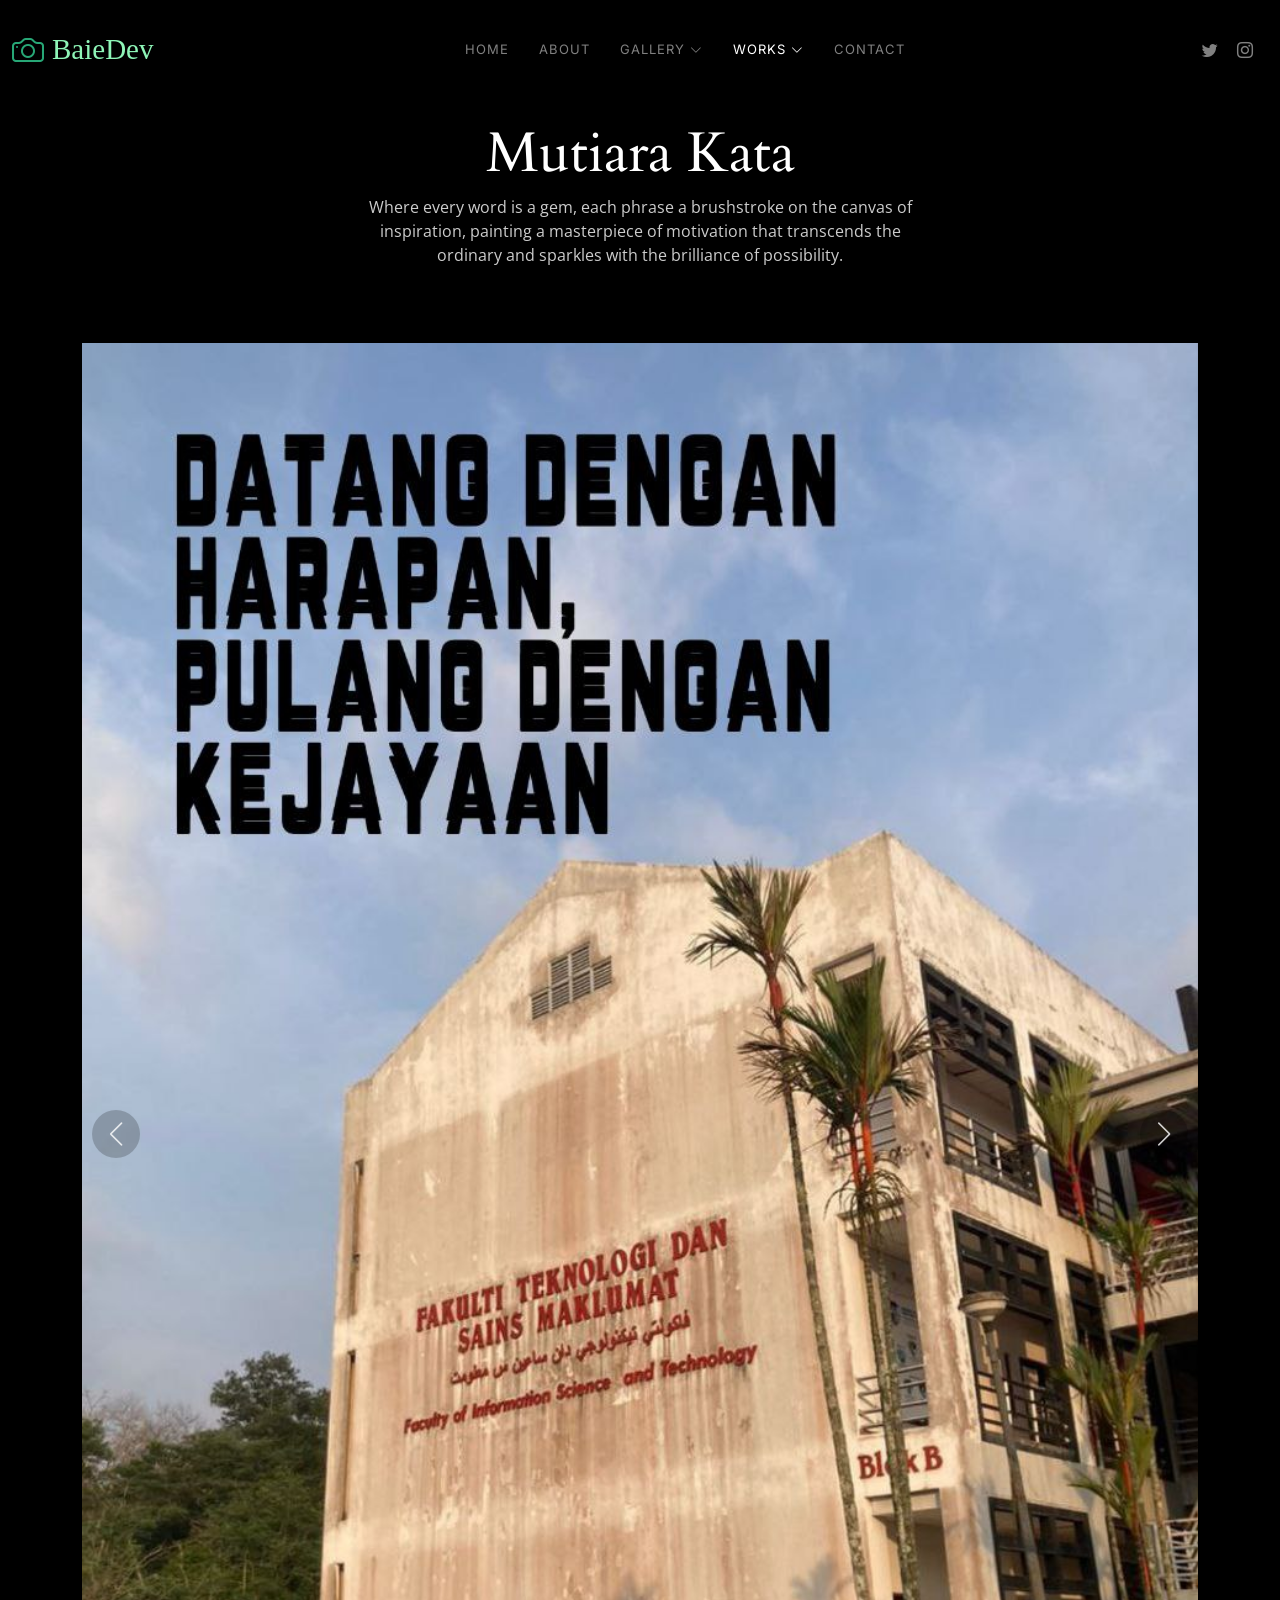
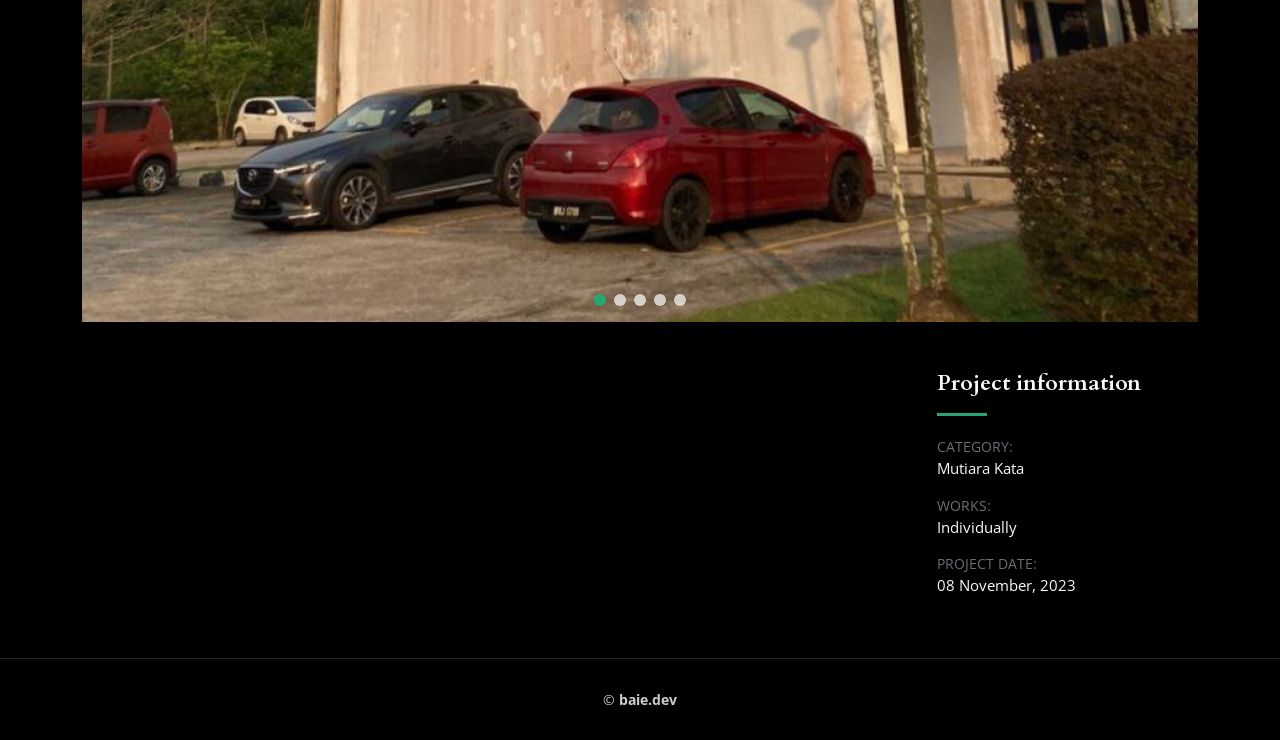
<file: mutiara-kata.html>
<!DOCTYPE html>
<html lang="en">

<head>
	<meta charset="utf-8">
	<meta content="width=device-width, initial-scale=1.0" name="viewport">

	<title>Works | BaieDev</title>
	<meta content="" name="description">
	<meta content="" name="keywords">

	<!-- Favicons -->
	<link href="assets/img/logo.png" rel="icon">
	<link href="assets/img/logo.png" rel="apple-touch-icon">

	<!-- Google Fonts -->
	<link rel="preconnect" href="https://fonts.googleapis.com">
	<link rel="preconnect" href="https://fonts.gstatic.com" crossorigin>
	<link
		href="https://fonts.googleapis.com/css2?family=Open+Sans:ital,wght@0,300;0,400;0,500;0,600;0,700;1,300;1,400;1,600;1,700&family=Inter:ital,wght@0,300;0,400;0,500;0,600;0,700;1,300;1,400;1,500;1,600;1,700&family=Cardo:ital,wght@0,400;0,700;1,400&display=swap"
		rel="stylesheet">

	<!-- Vendor CSS Files -->
	<link href="assets/vendor/bootstrap/css/bootstrap.min.css" rel="stylesheet">
	<link href="assets/vendor/bootstrap-icons/bootstrap-icons.css" rel="stylesheet">
	<link href="assets/vendor/swiper/swiper-bundle.min.css" rel="stylesheet">
	<link href="assets/vendor/glightbox/css/glightbox.min.css" rel="stylesheet">
	<link href="assets/vendor/aos/aos.css" rel="stylesheet">

	<!-- Template Main CSS File -->
	<link href="assets/css/main.css" rel="stylesheet">

	<!-- =======================================================
  * Template Name: PhotoFolio
  * Updated: Sep 18 2023 with Bootstrap v5.3.2
  * Template URL: https://bootstrapmade.com/photofolio-bootstrap-photography-website-template/
  * Author: BootstrapMade.com
  * License: https://bootstrapmade.com/license/
  ======================================================== -->
</head>

<body>

	<!-- ======= Header ======= -->
	<header id="header" class="header d-flex align-items-center fixed-top">
		<div class="container-fluid d-flex align-items-center justify-content-between">

			<a href="index.html" class="logo d-flex align-items-center  me-auto me-lg-0">
				<!-- Uncomment the line below if you also wish to use an image logo -->
				<!-- <img src="assets/img/logo.png" alt=""> -->
				<i class="bi bi-camera"></i>
				<h1>BaieDev</h1>
			</a>

			<nav id="navbar" class="navbar">
				<ul>
					<li><a href="index.html">Home</a></li>
					<li><a href="about.html">About</a></li>
					<li class="dropdown">
						<a href="#"><span>Gallery</span> <i class="bi bi-chevron-down dropdown-indicator"></i></a>
						<ul>
							<li><a href="long-shot.html">Long Shot</a></li>
							<li><a href="medium-shot.html">Medium Shot</a></li>
							<li><a href="close-up.html">Close Up</a></li>
							<li><a href="high-angle.html">High Angle</a></li>
						</ul>
					</li>
					<li class="dropdown">
						<a href="#" class="active"><span>Works</span> <i class="bi bi-chevron-down dropdown-indicator"></i></a>
						<ul>
							<li><a href="mutiara-kata.html" class="active">Mutiara Kata</a></li>
							<li><a href="defect-pictures.html">Defect Pictures</a></li>
						</ul>
					</li>
					<li><a href="contact.html">Contact</a></li>
				</ul>
			</nav><!-- .navbar -->

			<div class="header-social-links">
				<a href="https://www.twitter.com/baieyo" class="twitter"><i class="bi bi-twitter"></i></a>
				<a href="https://www.instagram.com/baiewy" class="instagram"><i class="bi bi-instagram"></i></a>
				
			</div>
			<i class="mobile-nav-toggle mobile-nav-show bi bi-list"></i>
			<i class="mobile-nav-toggle mobile-nav-hide d-none bi bi-x"></i>

		</div>
	</header><!-- End Header -->

	<main id="main" data-aos="fade" data-aos-delay="1500">

		<!-- ======= End Page Header ======= -->
		<div class="page-header d-flex align-items-center">
			<div class="container position-relative">
				<div class="row d-flex justify-content-center">
					<div class="col-lg-6 text-center">
						<h2>Mutiara Kata</h2>
						<p>Where every word is a gem, each phrase a brushstroke on the canvas of inspiration,
						 painting a masterpiece of motivation that transcends the ordinary and sparkles with the brilliance of possibility.</p>

				

					</div>
				</div>
			</div>
		</div><!-- End Page Header -->

		<!-- ======= Mutiara Kata Section ======= -->
		<section id="gallery-single" class="gallery-single">
			<div class="container">

				<div class="position-relative h-100">
					<div class="slides-1 portfolio-details-slider swiper">
						<div class="swiper-wrapper align-items-center">

							<div class="swiper-slide">
								<img src="assets/img/gallery/92.jpg" alt="">
							</div>
							<div class="swiper-slide">
								<img src="assets/img/gallery/93.jpg" alt="">
							</div>
							<div class="swiper-slide">
								<img src="assets/img/gallery/94.jpg" alt="">
							</div>
							<div class="swiper-slide">
								<img src="assets/img/gallery/95.jpg" alt="">
							</div>
							<div class="swiper-slide">
								<img src="assets/img/gallery/96.jpg" alt="">
							</div>
							

						</div>
						<div class="swiper-pagination"></div>
					</div>
					<div class="swiper-button-prev"></div>
					<div class="swiper-button-next"></div>

				</div>

				<div class="row justify-content-between gy-4 mt-4">

					<div class="col-lg-8">
						
					</div>

					<div class="col-lg-3">
						<div class="portfolio-info">
							<h3>Project information</h3>
							<ul>
								<li><strong>Category:</strong> <span>Mutiara Kata</span></li>
								<li><strong>Works:</strong> <span>Individually</span></li>
								<li><strong>Project date:</strong> <span>08 November, 2023</span></li>
								
							</ul>
						</div>
					</div>

				</div>

			</div>
		</section><!-- End Mutiara Kata Section -->

	</main><!-- End #main -->

	<!-- ======= Footer ======= -->
	<footer id="footer" class="footer">
		<div class="container">
			<div class="copyright">
				&copy; <strong><span>baie.dev</span></strong>
			</div>
		</div>
	</footer><!-- End Footer -->

	<a href="#" class="scroll-top d-flex align-items-center justify-content-center"><i
			class="bi bi-arrow-up-short"></i></a>

	<div id="preloader">
		<div class="line"></div>
	</div>

	<!-- Vendor JS Files -->
	<script src="assets/vendor/bootstrap/js/bootstrap.bundle.min.js"></script>
	<script src="assets/vendor/swiper/swiper-bundle.min.js"></script>
	<script src="assets/vendor/glightbox/js/glightbox.min.js"></script>
	<script src="assets/vendor/aos/aos.js"></script>
	<script src="assets/vendor/php-email-form/validate.js"></script>

	<!-- Template Main JS File -->
	<script src="assets/js/main.js"></script>

</body>

</html>
</file>
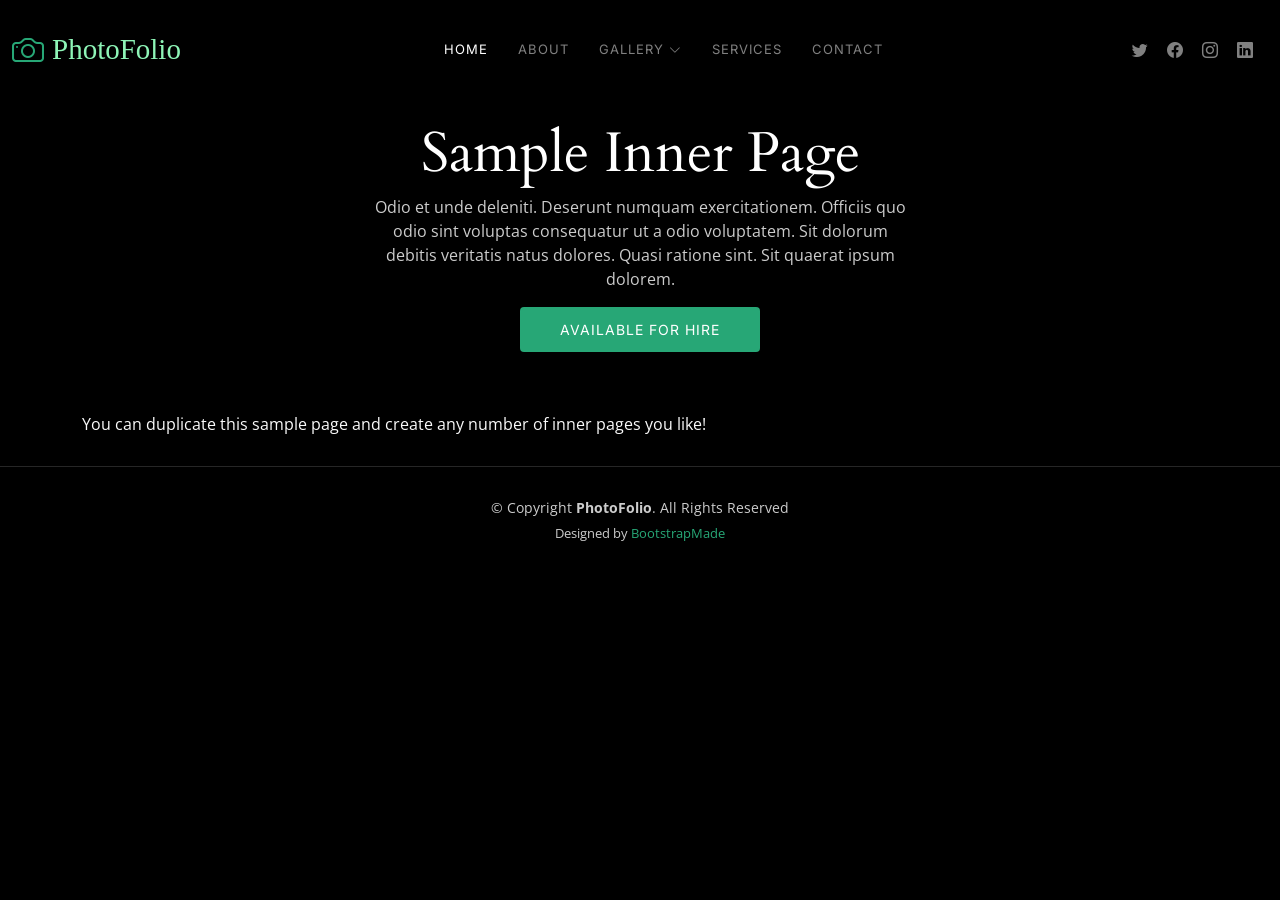
<file: sample-inner-page.html>
<!DOCTYPE html>
<html lang="en">

<head>
  <meta charset="utf-8">
  <meta content="width=device-width, initial-scale=1.0" name="viewport">

  <title>[Template] Sample Inner Page</title>
  <meta content="" name="description">
  <meta content="" name="keywords">

  <!-- Favicons -->
  <link href="assets/img/favicon.png" rel="icon">
  <link href="assets/img/apple-touch-icon.png" rel="apple-touch-icon">

  <!-- Google Fonts -->
  <link rel="preconnect" href="https://fonts.googleapis.com">
  <link rel="preconnect" href="https://fonts.gstatic.com" crossorigin>
  <link href="https://fonts.googleapis.com/css2?family=Open+Sans:ital,wght@0,300;0,400;0,500;0,600;0,700;1,300;1,400;1,600;1,700&family=Inter:ital,wght@0,300;0,400;0,500;0,600;0,700;1,300;1,400;1,500;1,600;1,700&family=Cardo:ital,wght@0,400;0,700;1,400&display=swap" rel="stylesheet">

  <!-- Vendor CSS Files -->
  <link href="assets/vendor/bootstrap/css/bootstrap.min.css" rel="stylesheet">
  <link href="assets/vendor/bootstrap-icons/bootstrap-icons.css" rel="stylesheet">
  <link href="assets/vendor/swiper/swiper-bundle.min.css" rel="stylesheet">
  <link href="assets/vendor/glightbox/css/glightbox.min.css" rel="stylesheet">
  <link href="assets/vendor/aos/aos.css" rel="stylesheet">

  <!-- Template Main CSS File -->
  <link href="assets/css/main.css" rel="stylesheet">

  <!-- =======================================================
  * Template Name: PhotoFolio
  * Updated: Sep 18 2023 with Bootstrap v5.3.2
  * Template URL: https://bootstrapmade.com/photofolio-bootstrap-photography-website-template/
  * Author: BootstrapMade.com
  * License: https://bootstrapmade.com/license/
  ======================================================== -->
</head>

<body>

  <!-- ======= Header ======= -->
  <header id="header" class="header d-flex align-items-center fixed-top">
    <div class="container-fluid d-flex align-items-center justify-content-between">

      <a href="index.html" class="logo d-flex align-items-center  me-auto me-lg-0">
        <!-- Uncomment the line below if you also wish to use an image logo -->
        <!-- <img src="assets/img/logo.png" alt=""> -->
        <i class="bi bi-camera"></i>
        <h1>PhotoFolio</h1>
      </a>

      <nav id="navbar" class="navbar">
        <ul>
          <li><a href="index.html" class="active">Home</a></li>
          <li><a href="about.html">About</a></li>
          <li class="dropdown"><a href="#"><span>Gallery</span> <i class="bi bi-chevron-down dropdown-indicator"></i></a>
            <ul>
              <li><a href="gallery.html">Nature</a></li>
              <li><a href="gallery.html">People</a></li>
              <li><a href="gallery.html">Architecture</a></li>
              <li><a href="gallery.html">Animals</a></li>
              <li><a href="gallery.html">Sports</a></li>
              <li><a href="gallery.html">Travel</a></li>
              <li class="dropdown"><a href="#"><span>Sub Menu</span> <i class="bi bi-chevron-down dropdown-indicator"></i></a>
                <ul>
                  <li><a href="#">Sub Menu 1</a></li>
                  <li><a href="#">Sub Menu 2</a></li>
                  <li><a href="#">Sub Menu 3</a></li>
                </ul>
              </li>
            </ul>
          </li>
          <li><a href="services.html">Services</a></li>
          <li><a href="contact.html">Contact</a></li>
        </ul>
      </nav><!-- .navbar -->

      <div class="header-social-links">
        <a href="#" class="twitter"><i class="bi bi-twitter"></i></a>
        <a href="#" class="facebook"><i class="bi bi-facebook"></i></a>
        <a href="#" class="instagram"><i class="bi bi-instagram"></i></a>
        <a href="#" class="linkedin"><i class="bi bi-linkedin"></i></i></a>
      </div>
      <i class="mobile-nav-toggle mobile-nav-show bi bi-list"></i>
      <i class="mobile-nav-toggle mobile-nav-hide d-none bi bi-x"></i>

    </div>
  </header><!-- End Header -->

  <main id="main" data-aos="fade" data-aos-delay="1500">

    <!-- ======= End Page Header ======= -->
    <div class="page-header d-flex align-items-center">
      <div class="container position-relative">
        <div class="row d-flex justify-content-center">
          <div class="col-lg-6 text-center">
            <h2>Sample Inner Page</h2>
            <p>Odio et unde deleniti. Deserunt numquam exercitationem. Officiis quo odio sint voluptas consequatur ut a odio voluptatem. Sit dolorum debitis veritatis natus dolores. Quasi ratione sint. Sit quaerat ipsum dolorem.</p>

            <a class="cta-btn" href="contact.html">Available for hire</a>

          </div>
        </div>
      </div>
    </div><!-- End Page Header -->

    <section class="sample-page">
      <div class="container" data-aos="fade-up">

        <p>
          You can duplicate this sample page and create any number of inner pages you like!
        </p>

      </div>
    </section>

  </main><!-- End #main -->

  <!-- ======= Footer ======= -->
  <footer id="footer" class="footer">
    <div class="container">
      <div class="copyright">
        &copy; Copyright <strong><span>PhotoFolio</span></strong>. All Rights Reserved
      </div>
      <div class="credits">
        <!-- All the links in the footer should remain intact. -->
        <!-- You can delete the links only if you purchased the pro version. -->
        <!-- Licensing information: https://bootstrapmade.com/license/ -->
        <!-- Purchase the pro version with working PHP/AJAX contact form: https://bootstrapmade.com/photofolio-bootstrap-photography-website-template/ -->
        Designed by <a href="https://bootstrapmade.com/">BootstrapMade</a>
      </div>
    </div>
  </footer><!-- End Footer -->

  <a href="#" class="scroll-top d-flex align-items-center justify-content-center"><i class="bi bi-arrow-up-short"></i></a>

  <div id="preloader">
    <div class="line"></div>
  </div>

  <!-- Vendor JS Files -->
  <script src="assets/vendor/bootstrap/js/bootstrap.bundle.min.js"></script>
  <script src="assets/vendor/swiper/swiper-bundle.min.js"></script>
  <script src="assets/vendor/glightbox/js/glightbox.min.js"></script>
  <script src="assets/vendor/aos/aos.js"></script>
  <script src="assets/vendor/php-email-form/validate.js"></script>

  <!-- Template Main JS File -->
  <script src="assets/js/main.js"></script>

</body>

</html>
</file>
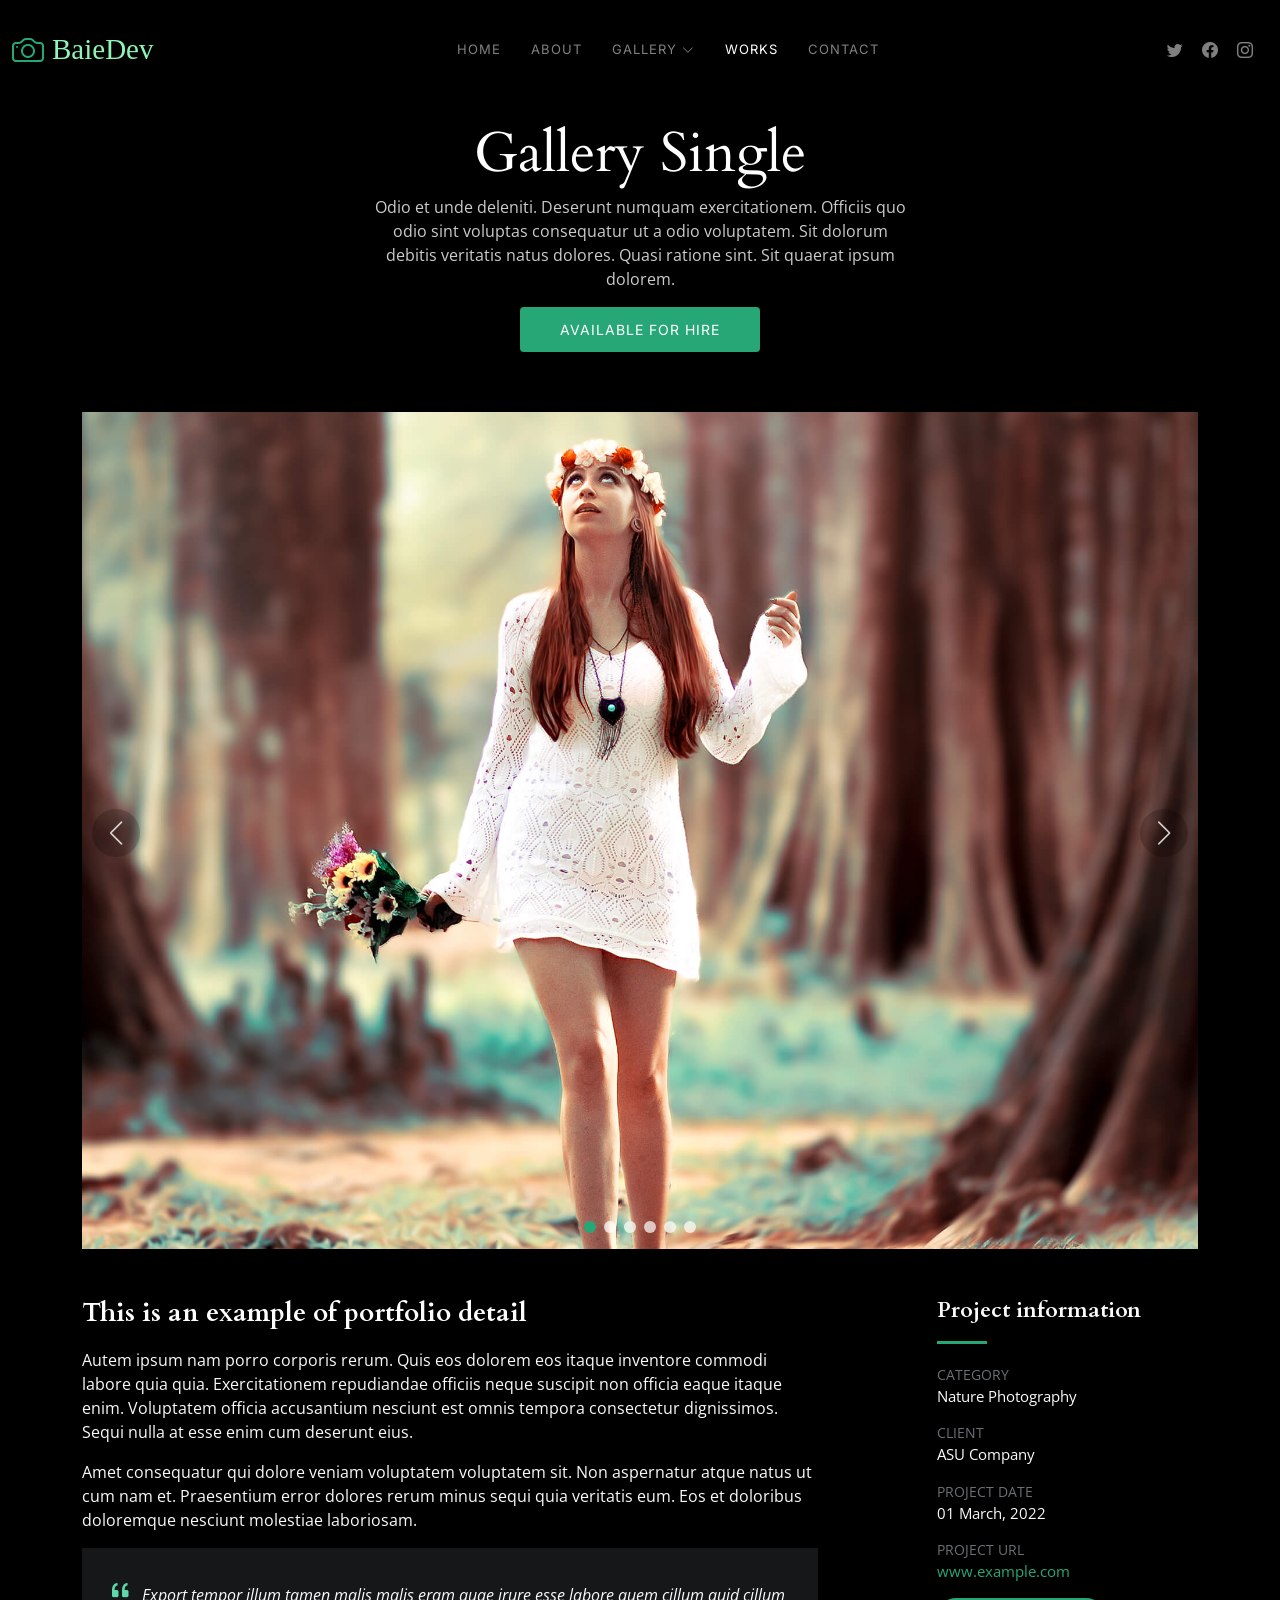
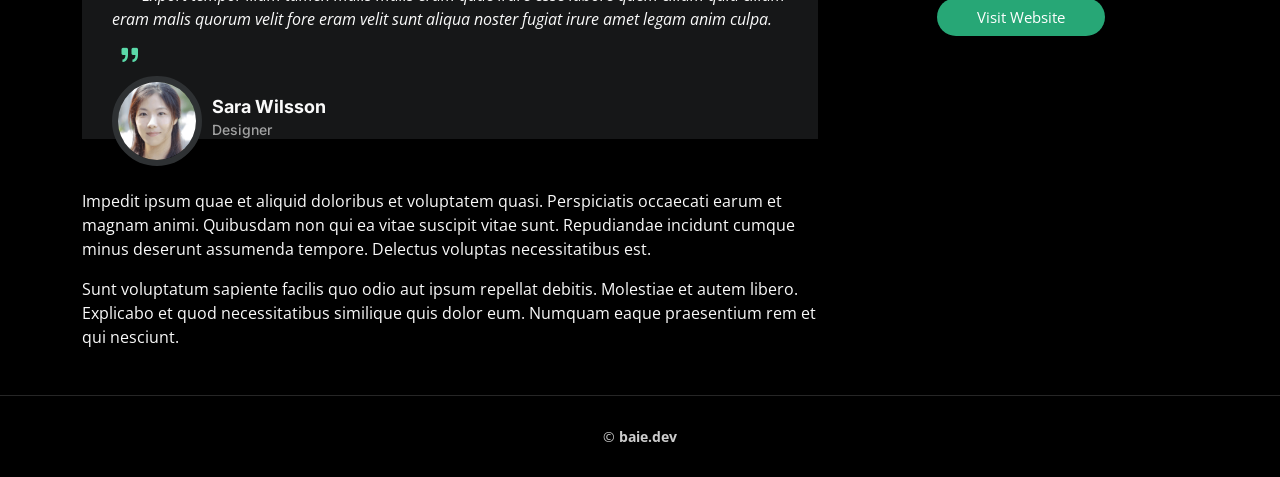
<file: works.html>
<!DOCTYPE html>
<html lang="en">

<head>
	<meta charset="utf-8">
	<meta content="width=device-width, initial-scale=1.0" name="viewport">

	<title>Works | BaieDev</title>
	<meta content="" name="description">
	<meta content="" name="keywords">

	<!-- Favicons -->
	<link href="assets/img/favicon.png" rel="icon">
	<link href="assets/img/apple-touch-icon.png" rel="apple-touch-icon">

	<!-- Google Fonts -->
	<link rel="preconnect" href="https://fonts.googleapis.com">
	<link rel="preconnect" href="https://fonts.gstatic.com" crossorigin>
	<link
		href="https://fonts.googleapis.com/css2?family=Open+Sans:ital,wght@0,300;0,400;0,500;0,600;0,700;1,300;1,400;1,600;1,700&family=Inter:ital,wght@0,300;0,400;0,500;0,600;0,700;1,300;1,400;1,500;1,600;1,700&family=Cardo:ital,wght@0,400;0,700;1,400&display=swap"
		rel="stylesheet">

	<!-- Vendor CSS Files -->
	<link href="assets/vendor/bootstrap/css/bootstrap.min.css" rel="stylesheet">
	<link href="assets/vendor/bootstrap-icons/bootstrap-icons.css" rel="stylesheet">
	<link href="assets/vendor/swiper/swiper-bundle.min.css" rel="stylesheet">
	<link href="assets/vendor/glightbox/css/glightbox.min.css" rel="stylesheet">
	<link href="assets/vendor/aos/aos.css" rel="stylesheet">

	<!-- Template Main CSS File -->
	<link href="assets/css/main.css" rel="stylesheet">

	<!-- =======================================================
  * Template Name: PhotoFolio
  * Updated: Sep 18 2023 with Bootstrap v5.3.2
  * Template URL: https://bootstrapmade.com/photofolio-bootstrap-photography-website-template/
  * Author: BootstrapMade.com
  * License: https://bootstrapmade.com/license/
  ======================================================== -->
</head>

<body>

	<!-- ======= Header ======= -->
	<header id="header" class="header d-flex align-items-center fixed-top">
		<div class="container-fluid d-flex align-items-center justify-content-between">

			<a href="index.html" class="logo d-flex align-items-center  me-auto me-lg-0">
				<!-- Uncomment the line below if you also wish to use an image logo -->
				<!-- <img src="assets/img/logo.png" alt=""> -->
				<i class="bi bi-camera"></i>
				<h1>BaieDev</h1>
			</a>

			<nav id="navbar" class="navbar">
				<ul>
					<li><a href="index.html">Home</a></li>
					<li><a href="about.html">About</a></li>
					<li class="dropdown"><a href="#"><span>Gallery</span> <i
								class="bi bi-chevron-down dropdown-indicator"></i></a>
						<ul>
							<li><a href="long-shot.html">Long Shot</a></li>
							<li><a href="medium-shot.html">Medium Shot</a></li>
							<li><a href="close-up.html">Close Up</a></li>
							<li><a href="high-angle.html">High Angle</a></li>
							<li><a href="close-angle.html">Close Angle</a></li>
							<!-- <li><a href="gallery.html">Travel</a></li> -->
							<!-- <li class="dropdown"><a href="#"><span>Sub Menu</span> <i class="bi bi-chevron-down dropdown-indicator"></i></a> -->
							<ul>
								<!-- <li><a href="#">Sub Menu 1</a></li>
                  <li><a href="#">Sub Menu 2</a></li>
                  <li><a href="#">Sub Menu 3</a></li> -->
							</ul>
					</li>
				</ul>
				</li>
				<li><a href="works.html" class="active">Works</a></li>
				<li><a href="contact.html">Contact</a></li>
				</ul>
			</nav><!-- .navbar -->

			<div class="header-social-links">
				<a href="#" class="twitter"><i class="bi bi-twitter"></i></a>
				<a href="#" class="facebook"><i class="bi bi-facebook"></i></a>
				<a href="#" class="instagram"><i class="bi bi-instagram"></i></a>
				<!-- <a href="#" class="linkedin"><i class="bi bi-linkedin"></i></i></a> -->
			</div>
			<i class="mobile-nav-toggle mobile-nav-show bi bi-list"></i>
			<i class="mobile-nav-toggle mobile-nav-hide d-none bi bi-x"></i>

		</div>
	</header><!-- End Header -->

	<main id="main" data-aos="fade" data-aos-delay="1500">

		<!-- ======= End Page Header ======= -->
		<div class="page-header d-flex align-items-center">
			<div class="container position-relative">
				<div class="row d-flex justify-content-center">
					<div class="col-lg-6 text-center">
						<h2>Gallery Single</h2>
						<p>Odio et unde deleniti. Deserunt numquam exercitationem. Officiis quo odio sint voluptas
							consequatur ut a odio voluptatem. Sit dolorum debitis veritatis natus dolores. Quasi ratione
							sint. Sit quaerat ipsum dolorem.</p>

						<a class="cta-btn" href="contact.html">Available for hire</a>

					</div>
				</div>
			</div>
		</div><!-- End Page Header -->

		<!-- ======= Gallery Single Section ======= -->
		<section id="gallery-single" class="gallery-single">
			<div class="container">

				<div class="position-relative h-100">
					<div class="slides-1 portfolio-details-slider swiper">
						<div class="swiper-wrapper align-items-center">

							<div class="swiper-slide">
								<img src="assets/img/gallery/gallery-8.jpg" alt="">
							</div>
							<div class="swiper-slide">
								<img src="assets/img/gallery/gallery-9.jpg" alt="">
							</div>
							<div class="swiper-slide">
								<img src="assets/img/gallery/gallery-10.jpg" alt="">
							</div>
							<div class="swiper-slide">
								<img src="assets/img/gallery/gallery-11.jpg" alt="">
							</div>
							<div class="swiper-slide">
								<img src="assets/img/gallery/gallery-12.jpg" alt="">
							</div>
							<div class="swiper-slide">
								<img src="assets/img/gallery/gallery-13.jpg" alt="">
							</div>

						</div>
						<div class="swiper-pagination"></div>
					</div>
					<div class="swiper-button-prev"></div>
					<div class="swiper-button-next"></div>

				</div>

				<div class="row justify-content-between gy-4 mt-4">

					<div class="col-lg-8">
						<div class="portfolio-description">
							<h2>This is an example of portfolio detail</h2>
							<p>
								Autem ipsum nam porro corporis rerum. Quis eos dolorem eos itaque inventore commodi
								labore quia quia. Exercitationem repudiandae officiis neque suscipit non officia eaque
								itaque enim. Voluptatem officia accusantium nesciunt est omnis tempora consectetur
								dignissimos. Sequi nulla at esse enim cum deserunt eius.
							</p>
							<p>
								Amet consequatur qui dolore veniam voluptatem voluptatem sit. Non aspernatur atque natus
								ut cum nam et. Praesentium error dolores rerum minus sequi quia veritatis eum. Eos et
								doloribus doloremque nesciunt molestiae laboriosam.
							</p>

							<div class="testimonial-item">
								<p>
									<i class="bi bi-quote quote-icon-left"></i>
									Export tempor illum tamen malis malis eram quae irure esse labore quem cillum quid
									cillum eram malis quorum velit fore eram velit sunt aliqua noster fugiat irure amet
									legam anim culpa.
									<i class="bi bi-quote quote-icon-right"></i>
								</p>
								<div>
									<img src="assets/img/testimonials/testimonials-2.jpg" class="testimonial-img"
										alt="">
									<h3>Sara Wilsson</h3>
									<h4>Designer</h4>
								</div>
							</div>

							<p>
								Impedit ipsum quae et aliquid doloribus et voluptatem quasi. Perspiciatis occaecati
								earum et magnam animi. Quibusdam non qui ea vitae suscipit vitae sunt. Repudiandae
								incidunt cumque minus deserunt assumenda tempore. Delectus voluptas necessitatibus est.

							<p>
								Sunt voluptatum sapiente facilis quo odio aut ipsum repellat debitis. Molestiae et autem
								libero. Explicabo et quod necessitatibus similique quis dolor eum. Numquam eaque
								praesentium rem et qui nesciunt.
							</p>

						</div>
					</div>

					<div class="col-lg-3">
						<div class="portfolio-info">
							<h3>Project information</h3>
							<ul>
								<li><strong>Category</strong> <span>Nature Photography</span></li>
								<li><strong>Client</strong> <span>ASU Company</span></li>
								<li><strong>Project date</strong> <span>01 March, 2022</span></li>
								<li><strong>Project URL</strong> <a href="#">www.example.com</a></li>
								<li><a href="#" class="btn-visit align-self-start">Visit Website</a></li>
							</ul>
						</div>
					</div>

				</div>

			</div>
		</section><!-- End Gallery Single Section -->

	</main><!-- End #main -->

	<!-- ======= Footer ======= -->
	<footer id="footer" class="footer">
		<div class="container">
			<div class="copyright">
				&copy; <strong><span>baie.dev</span></strong>
			</div>
		</div>
	</footer><!-- End Footer -->

	<a href="#" class="scroll-top d-flex align-items-center justify-content-center"><i
			class="bi bi-arrow-up-short"></i></a>

	<div id="preloader">
		<div class="line"></div>
	</div>

	<!-- Vendor JS Files -->
	<script src="assets/vendor/bootstrap/js/bootstrap.bundle.min.js"></script>
	<script src="assets/vendor/swiper/swiper-bundle.min.js"></script>
	<script src="assets/vendor/glightbox/js/glightbox.min.js"></script>
	<script src="assets/vendor/aos/aos.js"></script>
	<script src="assets/vendor/php-email-form/validate.js"></script>

	<!-- Template Main JS File -->
	<script src="assets/js/main.js"></script>

</body>

</html>
</file>
<file: assets/css/main.css>
/**
* Template Name: PhotoFolio
* Updated: Sep 18 2023 with Bootstrap v5.3.2
* Template URL: https://bootstrapmade.com/photofolio-bootstrap-photography-website-template/
* Author: BootstrapMade.com
* License: https://bootstrapmade.com/license/
*/

/*--------------------------------------------------------------
# Set main reusable colors and fonts using CSS variables
# Learn more about CSS variables at https://developer.mozilla.org/en-US/docs/Web/CSS/Using_CSS_custom_properties
--------------------------------------------------------------*/
/* Fonts */
:root {
  --font-default: "Open Sans", system-ui, -apple-system, "Segoe UI", Roboto, "Helvetica Neue", Arial, "Noto Sans", "Liberation Sans", sans-serif, "Apple Color Emoji", "Segoe UI Emoji", "Segoe UI Symbol", "Noto Color Emoji";
  --font-primary: "Inter", sans-serif;
  --font-secondary: "Cardo", sans-serif;
}

/* Colors */
:root {
  --color-default: #fafafa;
  --color-primary: #27a776;
  --color-secondary: #161718;
}

/* Smooth scroll behavior */
:root {
  scroll-behavior: smooth;
}

/*--------------------------------------------------------------
# General
--------------------------------------------------------------*/
body {
  font-family: var(--font-default);
  color: var(--color-default);
  background-color: #000;
}

a {
  color: var(--color-primary);
  text-decoration: none;
}

a:hover {
  color: #32cf93;
  text-decoration: none;
}

h1,
h2,
h3,
h4,
h5,
h6 {
  font-family: var(--font-primary);
}

/*--------------------------------------------------------------
# Sections & Section Header
--------------------------------------------------------------*/
.section-header {
  padding-bottom: 40px;
}

.section-header h2 {
  font-size: 14px;
  font-weight: 500;
  padding: 0;
  line-height: 1px;
  margin: 0 0 5px 0;
  letter-spacing: 2px;
  text-transform: uppercase;
  color: rgba(255, 255, 255, 0.6);
  font-family: var(--font-primary);
}

.section-header h2::after {
  content: "";
  width: 120px;
  height: 1px;
  display: inline-block;
  background: #5bd9a9;
  margin: 4px 10px;
}

.section-header p {
  margin: 0;
  margin: 0;
  font-size: 36px;
  font-weight: 700;
  font-family: var(--font-secondary);
  color: #fff;
}

/*--------------------------------------------------------------
# Page Header
--------------------------------------------------------------*/
.page-header {
  padding: 120px 0 60px 0;
  min-height: 30vh;
  position: relative;
}

.page-header h2 {
  font-size: 56px;
  font-weight: 500;
  color: #fff;
  font-family: var(--font-secondary);
}

@media (max-width: 768px) {
  .page-header h2 {
    font-size: 36px;
  }
}

.page-header p {
  color: rgba(255, 255, 255, 0.8);
}

.page-header .cta-btn {
  font-family: var(--font-primary);
  font-weight: 400;
  font-size: 14px;
  display: inline-block;
  padding: 12px 40px;
  border-radius: 4px;
  letter-spacing: 1px;
  text-transform: uppercase;
  transition: 0.3s;
  color: #fff;
  background: var(--color-primary);
}

.page-header .cta-btn:hover {
  background: #2cbc85;
}

/*--------------------------------------------------------------
# Scroll top button
--------------------------------------------------------------*/
.scroll-top {
  position: fixed;
  visibility: hidden;
  opacity: 0;
  right: 15px;
  bottom: -15px;
  z-index: 99999;
  background: var(--color-primary);
  width: 44px;
  height: 44px;
  border-radius: 50px;
  transition: all 0.4s;
}

.scroll-top i {
  font-size: 24px;
  color: #fff;
  line-height: 0;
}

.scroll-top:hover {
  background: rgba(39, 167, 118, 0.8);
  color: #fff;
}

.scroll-top.active {
  visibility: visible;
  opacity: 1;
  bottom: 15px;
}

/*--------------------------------------------------------------
# Preloader
--------------------------------------------------------------*/
#preloader {
  display: flex;
  position: fixed;
  inset: 0;
  width: 100%;
  height: 100vh;
  z-index: 99999;
}

#preloader:before,
#preloader:after {
  content: "";
  background-color: var(--color-secondary);
  position: absolute;
  inset: 0;
  width: 50%;
  height: 100%;
  transition: all 0.3s ease 0s;
  z-index: -1;
}

#preloader:after {
  left: auto;
  right: 0;
}

#preloader .line {
  position: relative;
  overflow: hidden;
  margin: auto;
  width: 1px;
  height: 280px;
  transition: all 0.8s ease 0s;
}

#preloader .line:before {
  content: "";
  position: absolute;
  background-color: #fff;
  left: 0;
  top: 50%;
  width: 1px;
  height: 0%;
  transform: translateY(-50%);
  animation: lineincrease 1000ms ease-in-out 0s forwards;
}

#preloader .line:after {
  content: "";
  position: absolute;
  background-color: #999;
  left: 0;
  top: 0;
  width: 1px;
  height: 100%;
  transform: translateY(-100%);
  animation: linemove 1200ms linear 0s infinite;
  animation-delay: 2000ms;
}

#preloader.loaded .line {
  opacity: 0;
  height: 100% !important;
}

#preloader.loaded .line:after {
  opacity: 0;
}

#preloader.loaded:before,
#preloader.loaded:after {
  animation: preloaderfinish 300ms ease-in-out 500ms forwards;
}

@keyframes lineincrease {
  0% {
    height: 0%;
  }

  100% {
    height: 100%;
  }
}

@keyframes linemove {
  0% {
    transform: translateY(200%);
  }

  100% {
    transform: translateY(-100%);
  }
}

@keyframes preloaderfinish {
  0% {
    width: 5 0%;
  }

  100% {
    width: 0%;
  }
}

/*--------------------------------------------------------------
# Header
--------------------------------------------------------------*/
.header {
  transition: all 0.5s;
  z-index: 997;
  padding: 30px 0;
  background-color: #000;
}

.header .logo {
  transition: 0.3s;
}

.header .logo img {
  max-height: 40px;
  margin-right: 8px;
}

.header .logo h1 {
  font-size: 29px;
  margin: 0;
  font-weight: 400;
  color: #8ef5b7;
  font-family: 'Caveat', cursive;
}

.header .logo i {
  font-size: 32px;
  margin-right: 8px;
  line-height: 0;
}

@media (max-width: 575px) {
  .header .logo h1 {
    font-size: 26px;
  }

  .header .logo i {
    font-size: 24px;
  }
}

.header .header-social-links {
  padding-right: 15px;
}

.header .header-social-links a {
  color: rgba(255, 255, 255, 0.5);
  padding-left: 15px;
  display: inline-block;
  line-height: 0px;
  transition: 0.3s;
  font-size: 16px;
}

.header .header-social-links a:hover {
  color: #fff;
}

@media (max-width: 575px) {
  .header .header-social-links a {
    padding-left: 5px;
  }
}

/*--------------------------------------------------------------
# Desktop Navigation
--------------------------------------------------------------*/
@media (min-width: 1280px) {
  .navbar {
    padding: 0;
  }

  .navbar ul {
    margin: 0;
    padding: 0;
    display: flex;
    list-style: none;
    align-items: center;
  }

  .navbar li {
    position: relative;
  }

  .navbar a,
  .navbar a:focus {
    display: flex;
    align-items: center;
    justify-content: space-between;
    padding: 10px 0 10px 30px;
    font-family: var(--font-primary);
    text-transform: uppercase;
    letter-spacing: 1px;
    font-size: 13px;
    font-weight: 400;
    color: rgba(255, 255, 255, 0.5);
    white-space: nowrap;
    transition: 0.3s;
  }

  .navbar a i,
  .navbar a:focus i {
    font-size: 12px;
    line-height: 0;
    margin-left: 5px;
  }

  .navbar a:hover,
  .navbar .active,
  .navbar .active:focus,
  .navbar li:hover>a {
    color: #fff;
  }

  .navbar .dropdown ul {
    display: block;
    position: absolute;
    left: 14px;
    top: calc(100% + 30px);
    margin: 0;
    padding: 10px 0;
    z-index: 99;
    opacity: 0;
    visibility: hidden;
    background: var(--color-secondary);
    transition: 0.3s;
    border-radius: 4px;
  }

  .navbar .dropdown ul li {
    min-width: 200px;
  }

  .navbar .dropdown ul a {
    padding: 10px 20px;
    font-size: 15px;
    text-transform: none;
    font-weight: 400;
  }

  .navbar .dropdown ul a i {
    font-size: 12px;
  }

  .navbar .dropdown ul a:hover,
  .navbar .dropdown ul .active:hover,
  .navbar .dropdown ul li:hover>a {
    color: #fff;
  }

  .navbar .dropdown:hover>ul {
    opacity: 1;
    top: 100%;
    visibility: visible;
  }

  .navbar .dropdown .dropdown ul {
    top: 0;
    left: calc(100% - 30px);
    visibility: hidden;
  }

  .navbar .dropdown .dropdown:hover>ul {
    opacity: 1;
    top: 0;
    left: 100%;
    visibility: visible;
  }
}

@media (min-width: 1280px) and (max-width: 1366px) {
  .navbar .dropdown .dropdown ul {
    left: -90%;
  }

  .navbar .dropdown .dropdown:hover>ul {
    left: -100%;
  }
}

@media (min-width: 1280px) {

  .mobile-nav-show,
  .mobile-nav-hide {
    display: none;
  }
}

/*--------------------------------------------------------------
# Mobile Navigation
--------------------------------------------------------------*/
@media (max-width: 1279px) {
  .navbar {
    position: fixed;
    top: 0;
    right: -100%;
    width: 100%;
    max-width: 400px;
    bottom: 0;
    transition: 0.3s;
    z-index: 9997;
  }

  .navbar ul {
    position: absolute;
    inset: 0;
    padding: 50px 0 10px 0;
    margin: 0;
    background: rgba(0, 0, 0, 0.9);
    overflow-y: auto;
    transition: 0.3s;
    z-index: 9998;
  }

  .navbar a,
  .navbar a:focus {
    display: flex;
    align-items: center;
    justify-content: space-between;
    padding: 10px 20px;
    font-family: var(--font-primary);
    font-size: 13px;
    text-transform: uppercase;
    font-weight: 400;
    color: rgba(255, 255, 255, 0.5);
    letter-spacing: 1px;
    white-space: nowrap;
    transition: 0.3s;
  }

  .navbar a i,
  .navbar a:focus i {
    font-size: 12px;
    line-height: 0;
    margin-left: 5px;
  }

  .navbar a:hover,
  .navbar .active,
  .navbar .active:focus,
  .navbar li:hover>a {
    color: #fff;
  }

  .navbar .dropdown ul,
  .navbar .dropdown .dropdown ul {
    position: static;
    display: none;
    padding: 10px 0;
    margin: 10px 20px;
    transition: all 0.5s ease-in-out;
    border: 1px solid black;
  }

  .navbar .dropdown>.dropdown-active,
  .navbar .dropdown .dropdown>.dropdown-active {
    display: block;
  }

  .mobile-nav-show {
    color: #fff;
    font-size: 28px;
    cursor: pointer;
    line-height: 0;
    transition: 0.5s;
    z-index: 9999;
    margin: 0 10px 0 10px;
  }

  .mobile-nav-hide {
    color: #fff;
    font-size: 32px;
    cursor: pointer;
    line-height: 0;
    transition: 0.5s;
    position: fixed;
    right: 20px;
    top: 20px;
    z-index: 9999;
  }

  .mobile-nav-active {
    overflow: hidden;
  }

  .mobile-nav-active .navbar {
    right: 0;
  }

  .mobile-nav-active .navbar:before {
    content: "";
    position: fixed;
    inset: 0;
    background: rgba(22, 23, 24, 0.8);
    z-index: 9996;
  }
}

/*--------------------------------------------------------------
# About Section
--------------------------------------------------------------*/
.about .content h2 {
  font-weight: 700;
  font-size: 24px;
  color: var(--color-primary);
}

.about .content ul {
  list-style: none;
  padding: 0;
}

.about .content ul li {
  margin-bottom: 20px;
  display: flex;
  align-items: center;
}

.about .content ul strong {
  margin-right: 10px;
}

.about .content ul i {
  font-size: 16px;
  margin-right: 5px;
  color: var(--color-primary);
  line-height: 0;
}

/*--------------------------------------------------------------
# Testimonials Section
--------------------------------------------------------------*/
.testimonials {
  margin-top: 80px;
}

.testimonials .testimonial-item {
  box-sizing: content-box;
  padding: 30px;
  margin: 40px 30px;
  background: var(--color-secondary);
  min-height: 320px;
  display: flex;
  flex-direction: column;
  text-align: center;
  transition: 0.3s;
}

.testimonials .testimonial-item .stars {
  margin-bottom: 15px;
}

.testimonials .testimonial-item .stars i {
  color: #ffc107;
  margin: 0 1px;
}

.testimonials .testimonial-item .testimonial-img {
  width: 90px;
  border-radius: 50%;
  border: 5px solid #474a4d;
  margin: 0 auto;
}

.testimonials .testimonial-item h3 {
  font-size: 18px;
  font-weight: bold;
  margin: 10px 0 5px 0;
  color: #fff;
}

.testimonials .testimonial-item h4 {
  font-size: 14px;
  color: rgba(255, 255, 255, 0.5);
  margin: 0;
}

.testimonials .testimonial-item p {
  font-style: italic;
  margin: 0 auto 15px auto;
}

.testimonials .swiper-pagination {
  margin-top: 20px;
  position: relative;
}

.testimonials .swiper-pagination .swiper-pagination-bullet {
  width: 12px;
  height: 12px;
  background-color: rgba(255, 255, 255, 0.2);
  opacity: 1;
}

.testimonials .swiper-pagination .swiper-pagination-bullet-active {
  background-color: rgba(255, 255, 255, 0.5);
}

.testimonials .swiper-slide {
  opacity: 0.3;
}

@media (max-width: 1199px) {
  .testimonials .swiper-slide-active {
    opacity: 1;
  }

  .testimonials .swiper-pagination {
    margin-top: 0;
  }

  .testimonials .testimonial-item {
    margin: 40px 20px;
  }
}

@media (min-width: 1200px) {
  .testimonials .swiper-slide-next {
    opacity: 1;
    transform: scale(1.12);
  }
}

/*--------------------------------------------------------------
# Pricing Section
--------------------------------------------------------------*/
.gallery {
  margin-top: 40px;
}

.gallery .gallery-item {
  position: relative;
  overflow: hidden;
  border-radius: 10px;
}

.gallery .gallery-item img {
  transition: 0.3s;
}

.gallery .gallery-links {
  position: absolute;
  inset: 0;
  opacity: 0;
  transition: all ease-in-out 0.3s;
  background: rgba(0, 0, 0, 0.6);
  z-index: 3;
}

.gallery .gallery-links .preview-link,
.gallery .gallery-links .details-link {
  font-size: 20px;
  color: rgba(255, 255, 255, 0.5);
  transition: 0.3s;
  line-height: 1.2;
  margin: 30px 8px 0 8px;
}

.gallery .gallery-links .preview-link:hover,
.gallery .gallery-links .details-link:hover {
  color: #fff;
}

.gallery .gallery-links .details-link {
  font-size: 30px;
  line-height: 0;
}

.gallery .gallery-item:hover .gallery-links {
  opacity: 1;
}

.gallery .gallery-item:hover .preview-link,
.gallery .gallery-item:hover .details-link {
  margin-top: 0;
}

.gallery .gallery-item:hover img {
  transform: scale(1.1);
}

.glightbox-clean .gslide-description {
  background: #222425;
}

.glightbox-clean .gslide-title {
  color: rgba(255, 255, 255, 0.8);
  margin: 0;
}

/*--------------------------------------------------------------
# Gallery Single Section
--------------------------------------------------------------*/
.gallery-single .portfolio-details-slider img {
  width: 100%;
}

.gallery-single .portfolio-details-slider .swiper-pagination .swiper-pagination-bullet {
  width: 12px;
  height: 12px;
  background-color: rgba(255, 255, 255, 0.7);
  opacity: 1;
}

.gallery-single .portfolio-details-slider .swiper-pagination .swiper-pagination-bullet-active {
  background-color: var(--color-primary);
}

.gallery-single .swiper-button-prev,
.gallery-single .swiper-button-next {
  width: 48px;
  height: 48px;
}

.gallery-single .swiper-button-prev:after,
.gallery-single .swiper-button-next:after {
  color: rgba(255, 255, 255, 0.8);
  background-color: rgba(0, 0, 0, 0.2);
  font-size: 24px;
  border-radius: 50%;
  width: 48px;
  height: 48px;
  display: flex;
  align-items: center;
  justify-content: center;
  transition: 0.3s;
}

.gallery-single .swiper-button-prev:hover:after,
.gallery-single .swiper-button-next:hover:after {
  background-color: rgba(0, 0, 0, 0.6);
}

@media (max-width: 575px) {

  .gallery-single .swiper-button-prev,
  .gallery-single .swiper-button-next {
    display: none;
  }
}

.gallery-single .portfolio-info h3 {
  font-size: 22px;
  font-weight: 700;
  margin-bottom: 20px;
  padding-bottom: 20px;
  position: relative;
  font-family: var(--font-secondary);
}

.gallery-single .portfolio-info h3:after {
  content: "";
  position: absolute;
  display: block;
  width: 50px;
  height: 3px;
  background: var(--color-primary);
  left: 0;
  bottom: 0;
}

.gallery-single .portfolio-info ul {
  list-style: none;
  padding: 0;
  font-size: 15px;
}

.gallery-single .portfolio-info ul li {
  display: flex;
  flex-direction: column;
  padding-bottom: 15px;
}

.gallery-single .portfolio-info ul strong {
  text-transform: uppercase;
  font-weight: 400;
  color: #6b7075;
  font-size: 14px;
}

.gallery-single .portfolio-info .btn-visit {
  padding: 8px 40px;
  background: var(--color-primary);
  color: #fff;
  border-radius: 50px;
  transition: 0.3s;
}

.gallery-single .portfolio-info .btn-visit:hover {
  background: #2cbc85;
}

.gallery-single .portfolio-description h2 {
  font-size: 26px;
  font-weight: 700;
  margin-bottom: 20px;
  color: #fff;
  font-family: var(--font-secondary);
}

.gallery-single .portfolio-description p {
  padding: 0;
}

.gallery-single .portfolio-description .testimonial-item {
  padding: 30px 30px 0 30px;
  position: relative;
  background: var(--color-secondary);
  height: 100%;
  margin-bottom: 50px;
}

.gallery-single .portfolio-description .testimonial-item .testimonial-img {
  width: 90px;
  border-radius: 50px;
  border: 6px solid #2e3133;
  float: left;
  margin: 0 10px 0 0;
}

.gallery-single .portfolio-description .testimonial-item h3 {
  font-size: 18px;
  font-weight: bold;
  margin: 15px 0 5px 0;
  padding-top: 20px;
}

.gallery-single .portfolio-description .testimonial-item h4 {
  font-size: 14px;
  color: rgba(255, 255, 255, 0.6);
  margin: 0;
}

.gallery-single .portfolio-description .testimonial-item .quote-icon-left,
.gallery-single .portfolio-description .testimonial-item .quote-icon-right {
  color: #5bd9a9;
  font-size: 26px;
  line-height: 0;
}

.gallery-single .portfolio-description .testimonial-item .quote-icon-left {
  display: inline-block;
  left: -5px;
  position: relative;
}

.gallery-single .portfolio-description .testimonial-item .quote-icon-right {
  display: inline-block;
  right: -5px;
  position: relative;
  top: 10px;
  transform: scale(-1, -1);
}

.gallery-single .portfolio-description .testimonial-item p {
  font-style: italic;
  margin: 0 0 15px 0 0 0;
  padding: 0;
}

/*--------------------------------------------------------------
# Services Section
--------------------------------------------------------------*/
.services .service-item {
  padding: 50px 30px;
  transition: all ease-in-out 0.4s;
  background: var(--color-secondary);
  height: 100%;
  overflow: hidden;
  z-index: 1;
}

.services .service-item:before {
  content: "";
  position: absolute;
  background: #1d1f20;
  top: -200px;
  transition: all 0.3s;
  z-index: -1;
}

.services .service-item i {
  background: var(--color-primary);
  color: #fff;
  font-size: 24px;
  transition: 0.3s;
  display: flex;
  align-items: center;
  justify-content: center;
  width: 56px;
  height: 56px;
  border-radius: 50%;
}

.services .service-item h4 {
  font-weight: 600;
  margin: 15px 0 0 0;
  transition: 0.3s;
  font-size: 20px;
}

.services .service-item h4 a {
  color: #fff;
}

.services .service-item p {
  line-height: 24px;
  font-size: 14px;
  margin: 15px 0 0 0;
}

.services .service-item:hover:before {
  background: var(--color-primary);
  right: 0;
  top: 0;
  width: 100%;
  height: 100%;
  border-radius: 0px;
}

.services .service-item:hover h4 a,
.services .service-item:hover p {
  color: #fff;
}

.services .service-item:hover i {
  background: #fff;
  color: var(--color-primary);
}

/*--------------------------------------------------------------
# Pricing Section
--------------------------------------------------------------*/
.pricing {
  margin-top: 80px;
}

.pricing .pricing-item {
  border-bottom: 1px dashed #474a4d;
  width: 100%;
  height: 100%;
  padding: 0 0 15px 0;
}

.pricing .pricing-item h3 {
  margin: 0;
  font-size: 18px;
  font-weight: 500;
  color: rgba(255, 255, 255, 0.6);
}

.pricing .pricing-item h4 {
  margin: 0;
  font-size: 16px;
}

/*--------------------------------------------------------------
# Contact Section
--------------------------------------------------------------*/
.contact .info-item+.info-item {
  margin-top: 40px;
}

.contact .info-item i {
  font-size: 20px;
  color: var(--color-primary);
  float: left;
  width: 44px;
  height: 44px;
  background: #222425;
  display: flex;
  justify-content: center;
  align-items: center;
  border-radius: 50px;
  transition: all 0.3s ease-in-out;
  margin-right: 15px;
}

.contact .info-item h4 {
  padding: 0;
  font-size: 20px;
  font-weight: 600;
  margin-bottom: 5px;
  color: rgba(255, 255, 255, 0.5);
}

.contact .info-item p {
  padding: 0;
  margin-bottom: 0;
  font-size: 14px;
  color: #fff;
}

.contact .info-item:hover i {
  background: var(--color-primary);
  color: #fff;
}

.contact .php-email-form {
  width: 100%;
}

.contact .php-email-form .form-group {
  padding-bottom: 8px;
}

.contact .php-email-form .error-message {
  display: none;
  color: #fff;
  background: #df1529;
  text-align: left;
  padding: 15px;
  font-weight: 600;
}

.contact .php-email-form .error-message br+br {
  margin-top: 25px;
}

.contact .php-email-form .sent-message {
  display: none;
  color: #fff;
  background: var(--color-primary);
  text-align: center;
  padding: 15px;
  font-weight: 600;
}

.contact .php-email-form .loading {
  display: none;
  background: var(--color-secondary);
  text-align: center;
  padding: 15px;
  color: rgba(255, 255, 255, 0.6);
}

.contact .php-email-form .loading:before {
  content: "";
  display: inline-block;
  border-radius: 50%;
  width: 24px;
  height: 24px;
  margin: 0 10px -6px 0;
  border: 3px solid var(--color-primary);
  border-top-color: var(--color-secondary);
  animation: animate-loading 1s linear infinite;
}

.contact .php-email-form input,
.contact .php-email-form textarea {
  border-radius: 4px;
  box-shadow: none;
  font-size: 14px;
  background-color: var(--color-secondary);
  border: 1px solid #2e3133;
  color: #fff;
}

.contact .php-email-form input {
  height: 44px;
}

.contact .php-email-form textarea {
  padding: 10px 12px;
}

.contact .php-email-form button[type=submit] {
  background: var(--color-primary);
  border: 0;
  padding: 10px 35px;
  color: #fff;
  transition: 0.4s;
  border-radius: 4px;
}

.contact .php-email-form button[type=submit]:hover {
  background: rgba(39, 167, 118, 0.8);
}

@keyframes animate-loading {
  0% {
    transform: rotate(0deg);
  }

  100% {
    transform: rotate(360deg);
  }
}

/*--------------------------------------------------------------
# Hero Section
--------------------------------------------------------------*/
.hero {
  width: 100%;
  min-height: 30vh;
  background: #000;
  background-size: cover;
  position: relative;
  padding: 140px 0 60px 0;
}

.hero h2 {
  margin: 0 0 10px 0;
  font-size: 38px;
  font-weight: 700;
  color: #fff;
  font-family: var(--font-secondary);
}

.hero h2 span {
  position: relative;
  z-index: 1;
  padding: 0 5px;
  display: inline-block;
}

.hero h2 span:before {
  content: "";
  position: absolute;
  height: 50%;
  bottom: 0;
  left: 0;
  right: 0;
  background: var(--color-primary);
  z-index: -1;
}

.hero p {
  color: rgba(255, 255, 255, 0.6);
  margin-bottom: 30px;
  font-size: 18px;
}

.hero .btn-get-started {
  font-family: var(--font-primary);
  font-weight: 400;
  font-size: 14px;
  display: inline-block;
  padding: 12px 40px;
  border-radius: 4px;
  letter-spacing: 1px;
  text-transform: uppercase;
  transition: 0.3s;
  color: #fff;
  background: var(--color-primary);
}

.hero .btn-get-started:hover {
  background: #2cbc85;
}

@media (max-width: 768px) {
  .hero h2 {
    font-size: 32px;
  }
}

/*--------------------------------------------------------------
# Footer
--------------------------------------------------------------*/
.footer {
  margin-top: 30px;
  padding: 30px 0;
  font-size: 14px;
  border-top: 1px solid rgba(255, 255, 255, 0.15);
}

.footer .copyright {
  text-align: center;
  color: rgba(255, 255, 255, 0.8);
}

.footer .credits {
  padding-top: 6px;
  text-align: center;
  font-size: 13px;
  color: rgba(255, 255, 255, 0.8);
}

.footer .credits a {
  color: var(--color-primary);
}
</file>
